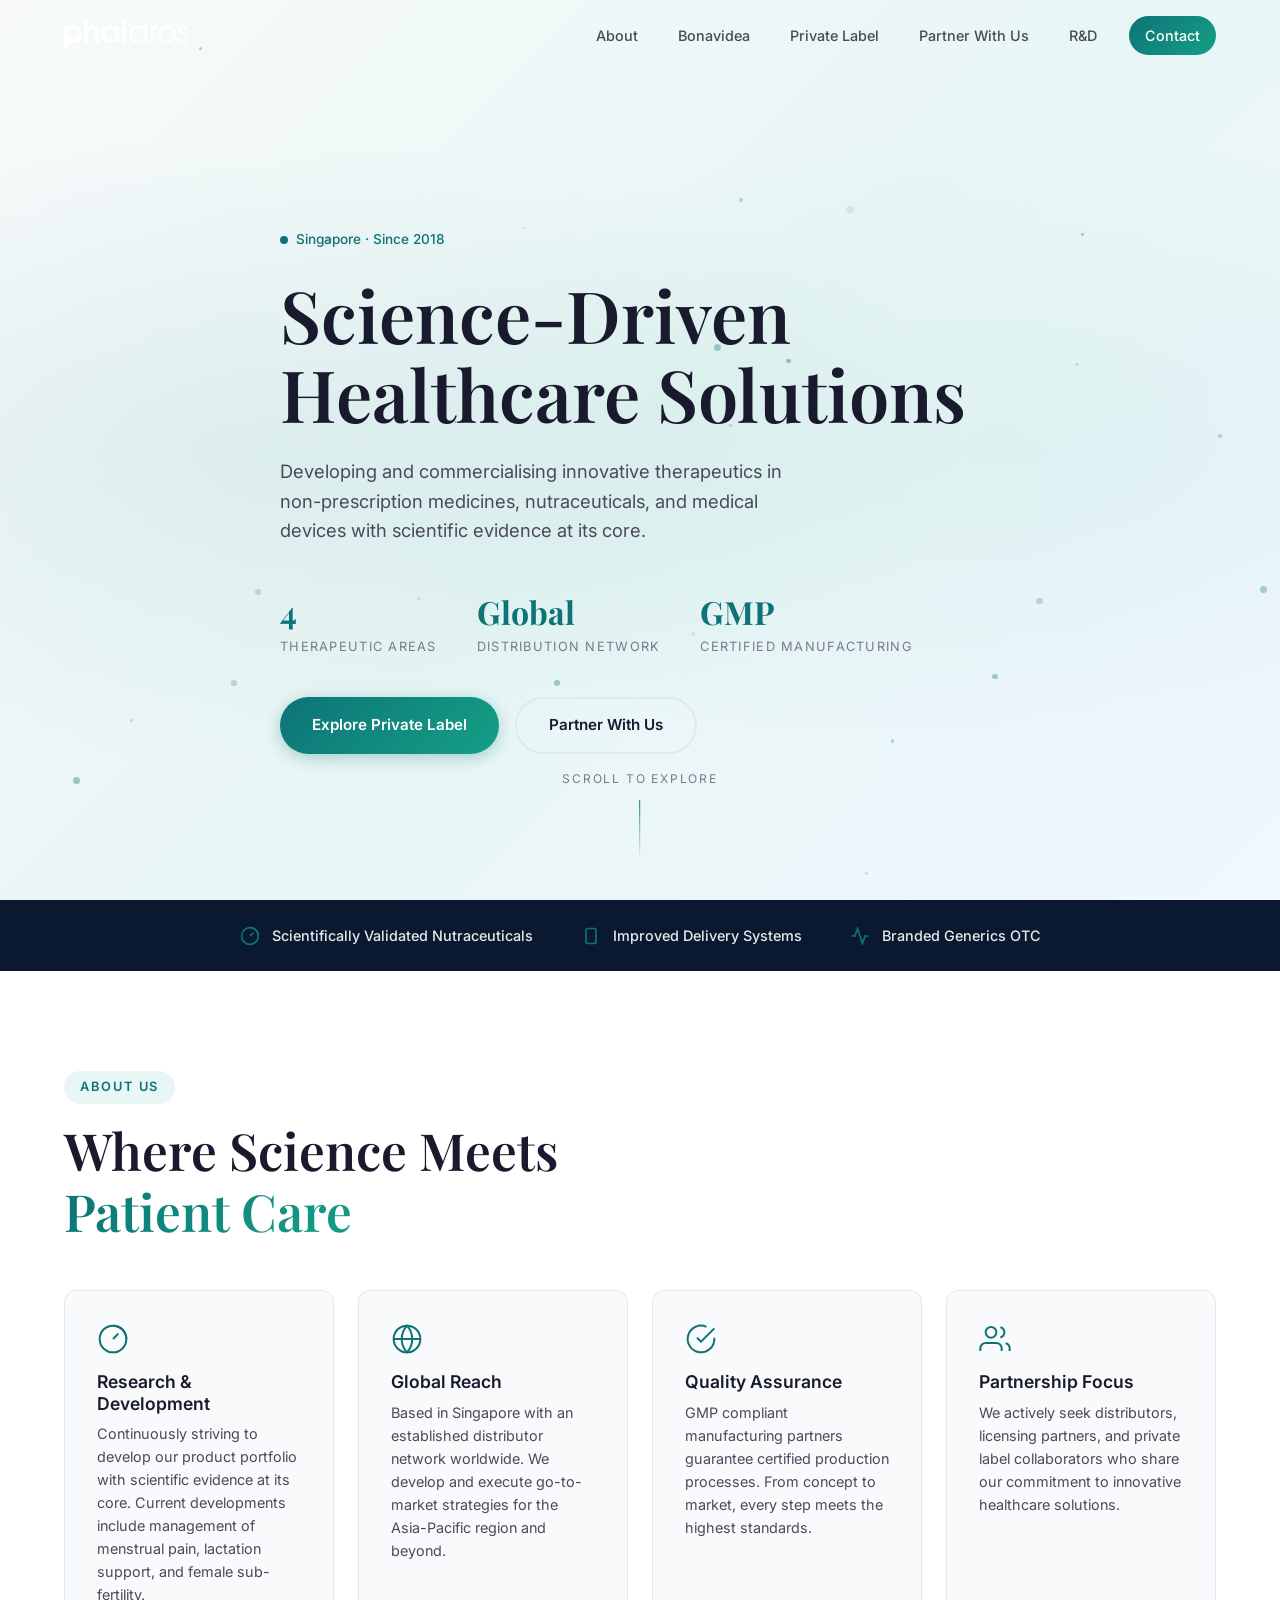
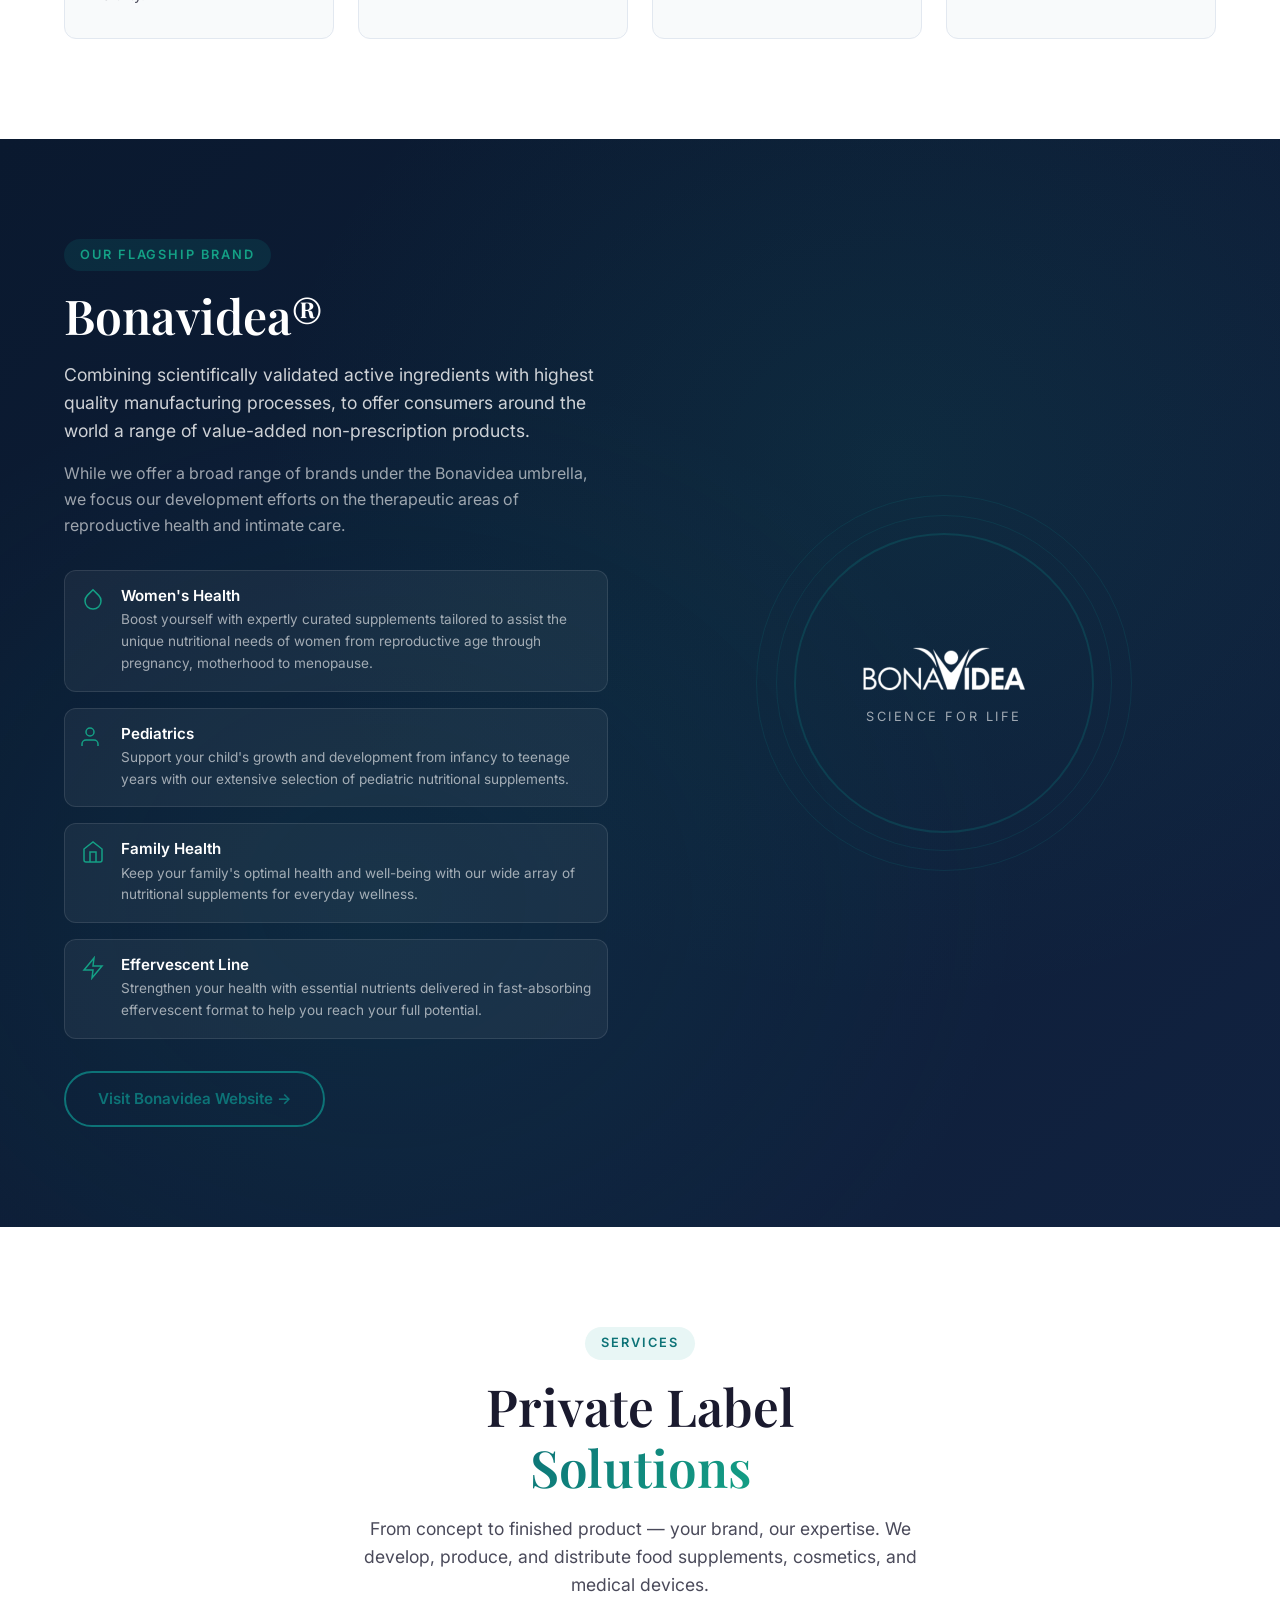
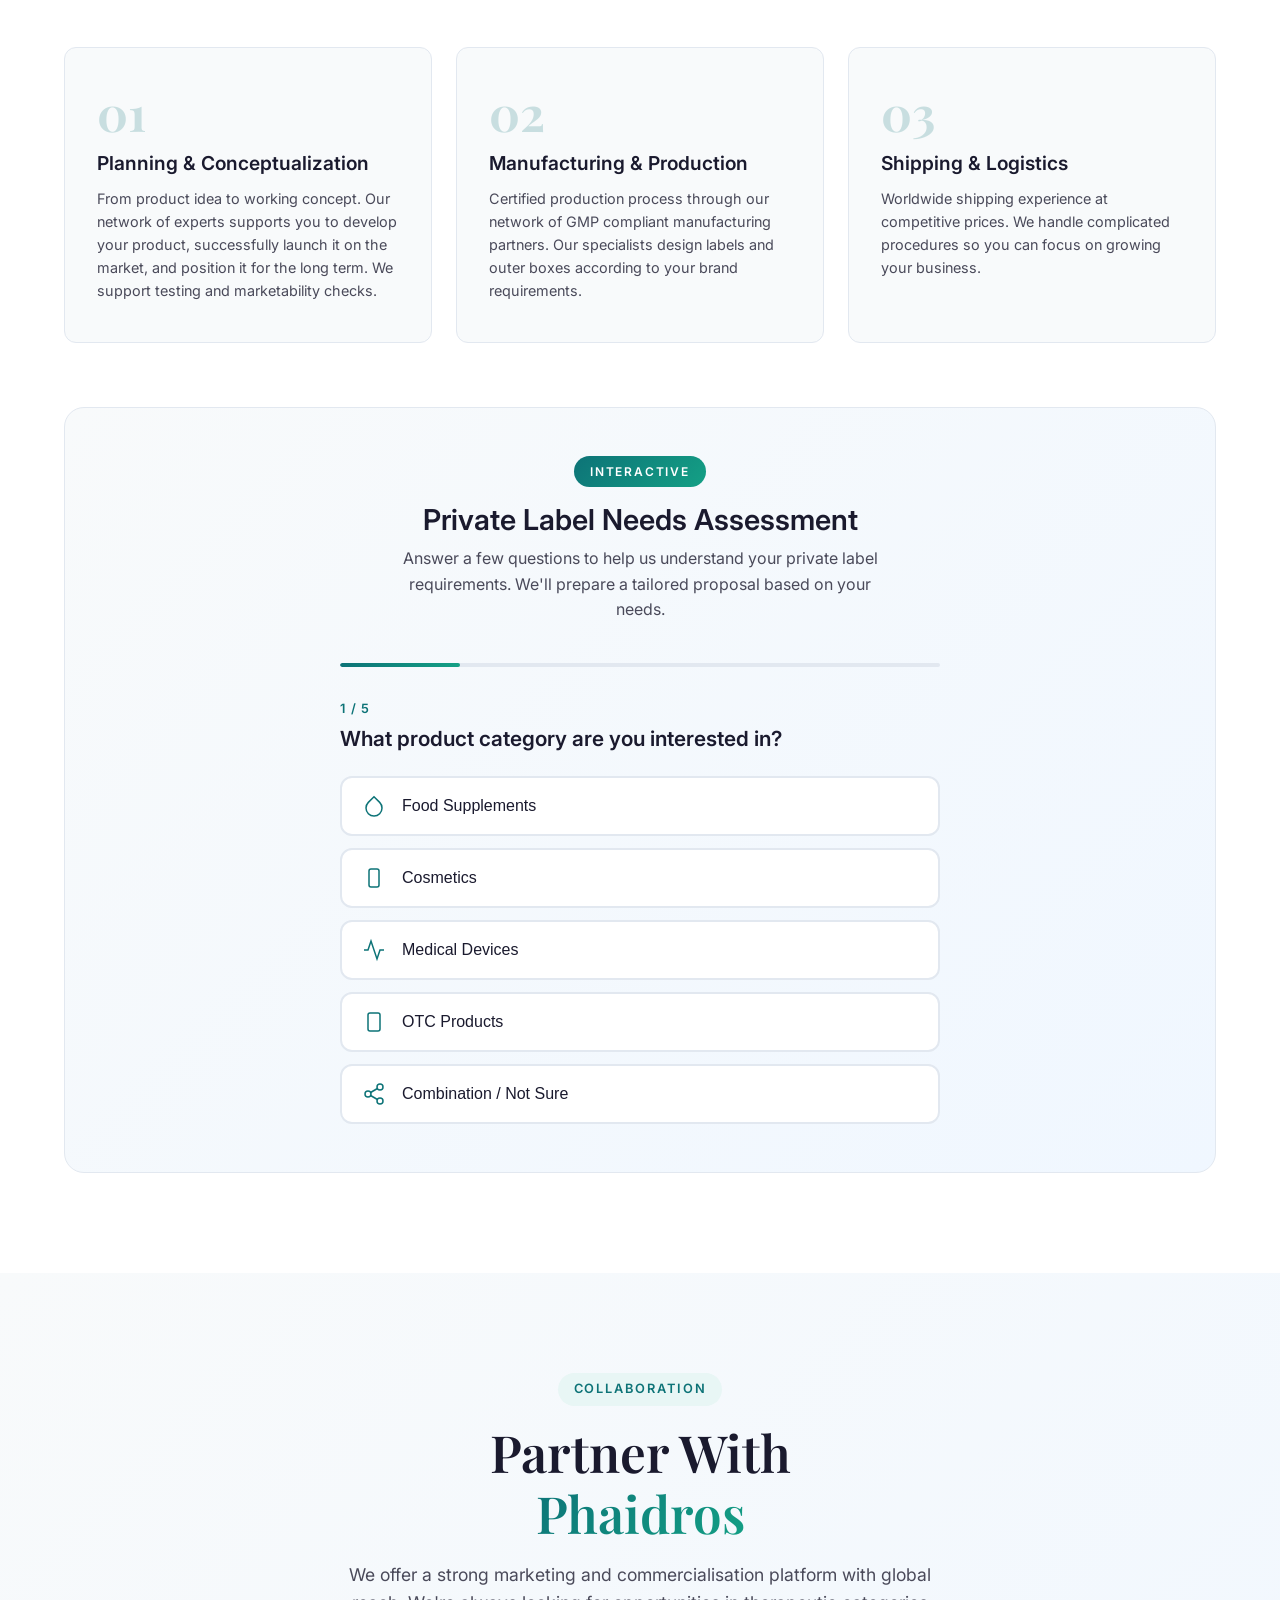
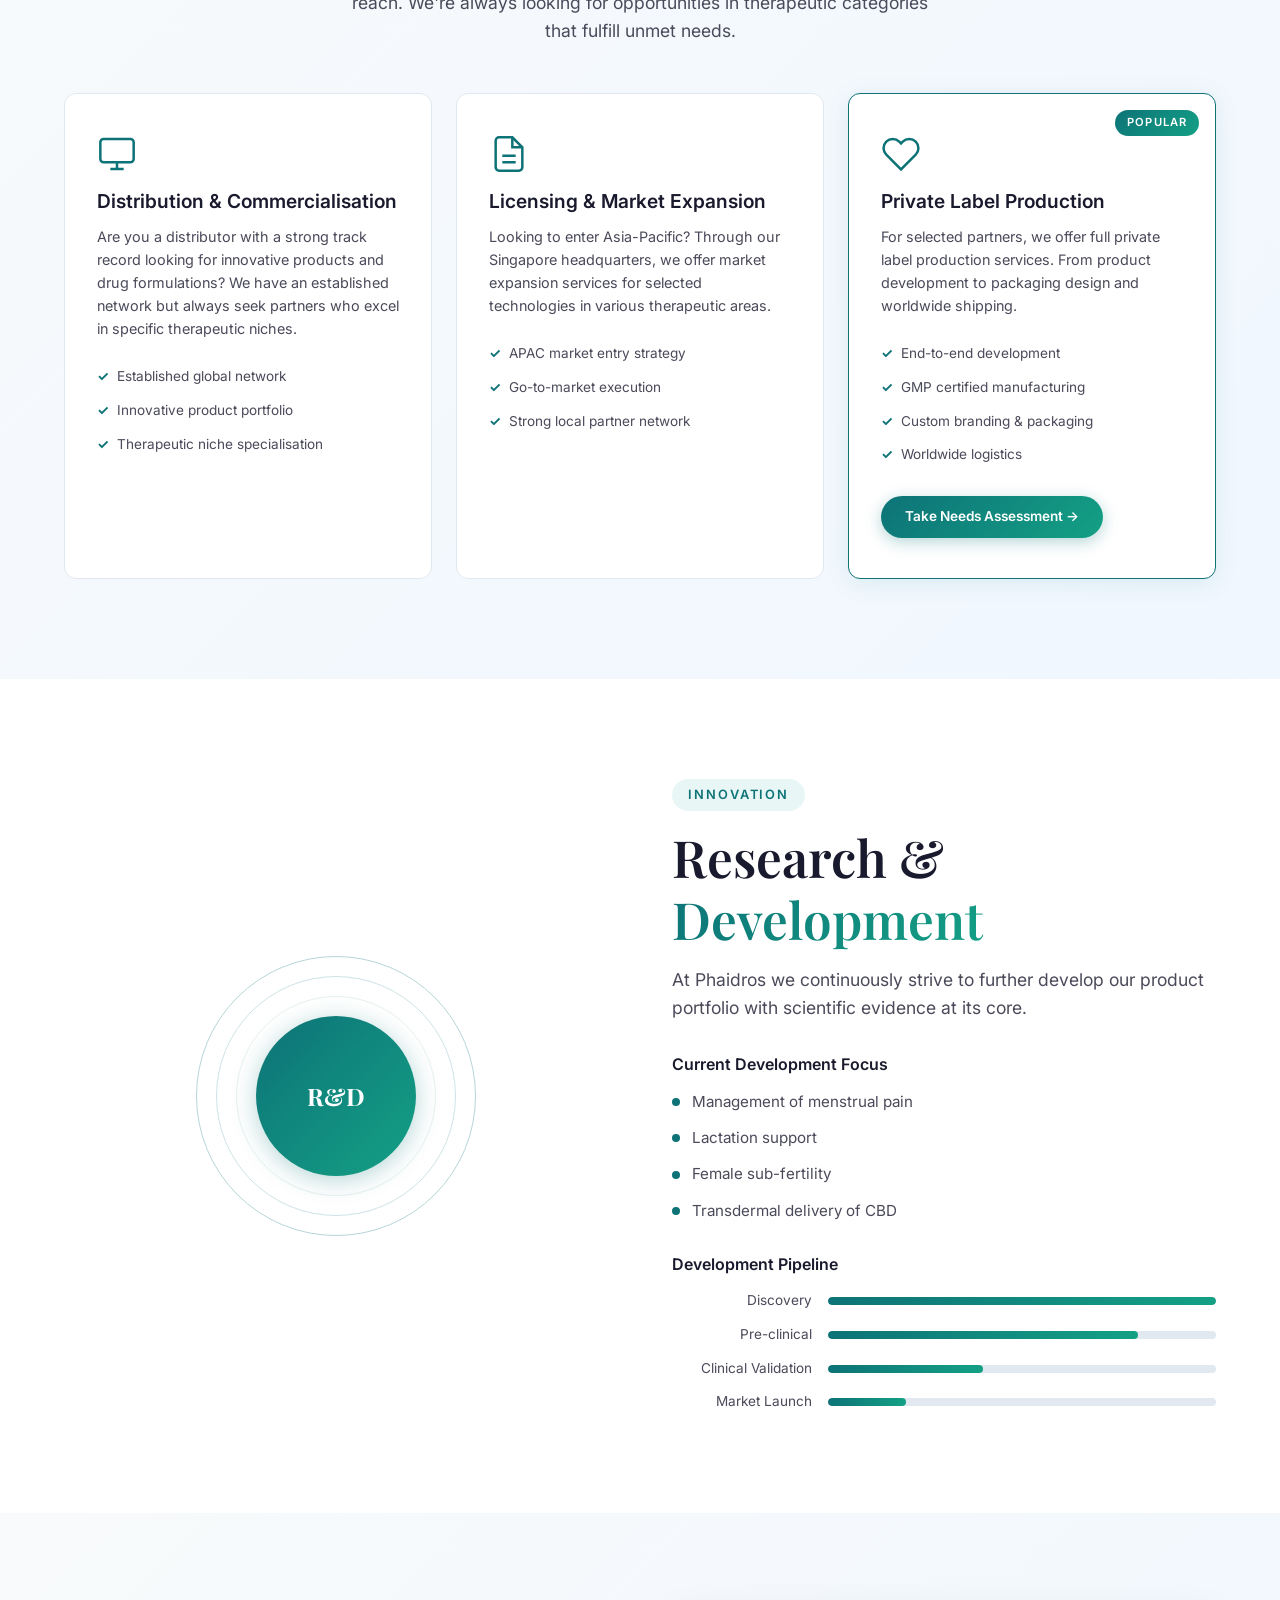
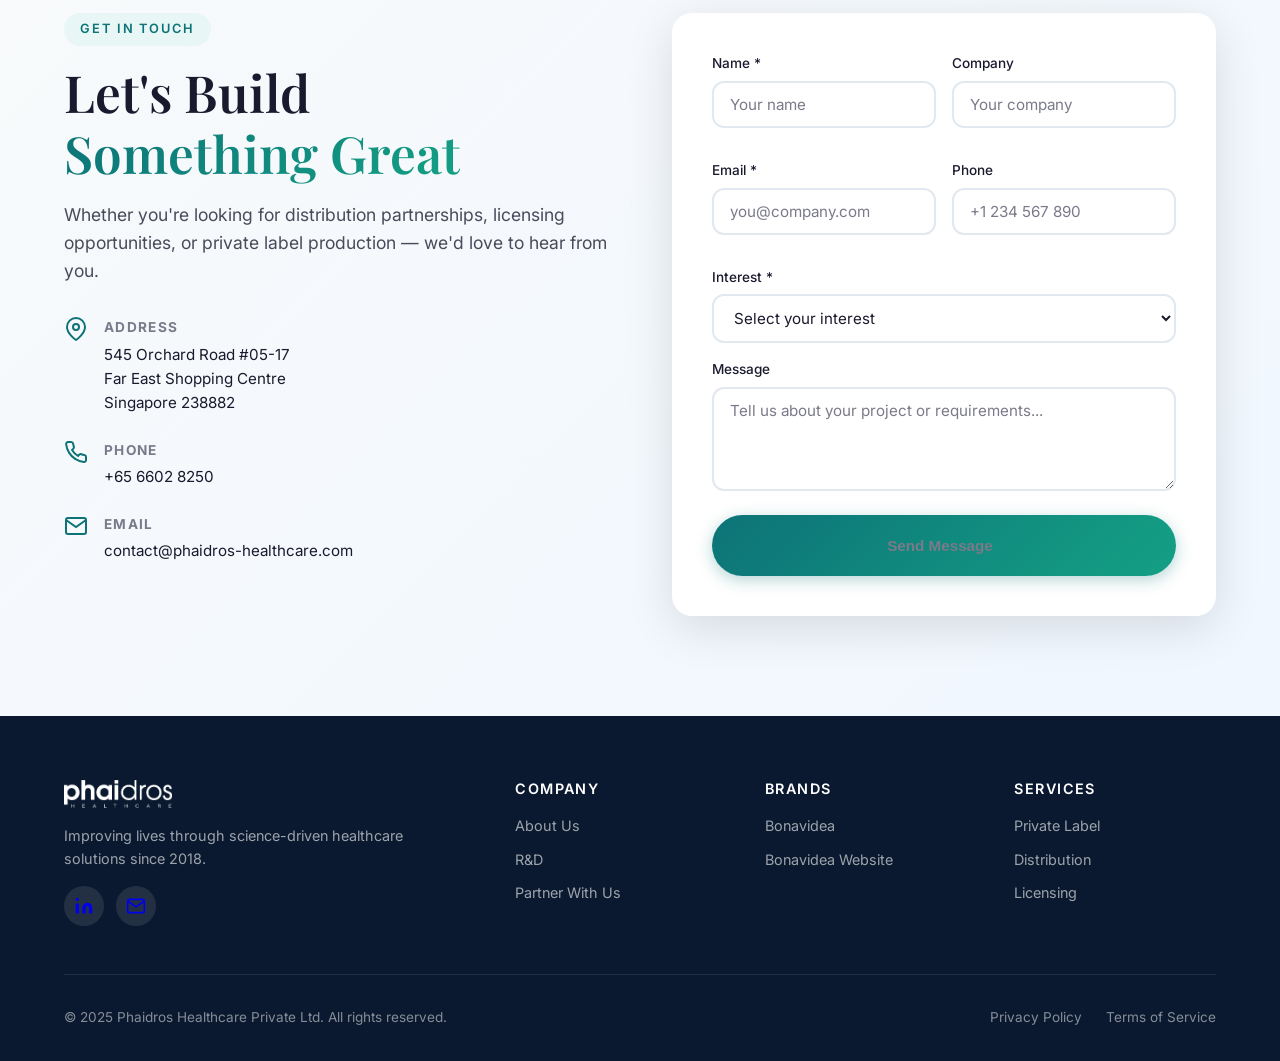
<file: index.html>
<!DOCTYPE html>
<html lang="en">
<head>
    <meta charset="UTF-8">
    <meta name="viewport" content="width=device-width, initial-scale=1.0">
    <title>Phaidros Healthcare — Improving Lives</title>
    <link rel="preconnect" href="https://fonts.googleapis.com">
    <link href="https://fonts.googleapis.com/css2?family=Inter:wght@300;400;500;600;700&family=Playfair+Display:wght@400;500;600;700&display=swap" rel="stylesheet">
    <link rel="stylesheet" href="styles.css">
</head>
<body>
    <!-- Navigation -->
    <nav class="navbar" id="navbar">
        <div class="container">
            <a href="#" class="logo">
                <img src="phaidros-logo.png" alt="Phaidros Healthcare" class="logo-img" style="height: 32px; width: auto;">
            </a>
            <button class="nav-toggle" id="navToggle" aria-label="Toggle navigation">
                <span></span><span></span><span></span>
            </button>
            <ul class="nav-menu" id="navMenu">
                <li><a href="#about">About</a></li>
                <li><a href="#bonavidea">Bonavidea</a></li>
                <li><a href="#private-label">Private Label</a></li>
                <li><a href="#partners">Partner With Us</a></li>
                <li><a href="#rd">R&D</a></li>
                <li><a href="#contact" class="nav-cta">Contact</a></li>
            </ul>
        </div>
    </nav>

    <!-- Hero Section -->
    <section class="hero">
        <div class="hero-bg"></div>
        <div class="hero-particles" id="particles"></div>
        <div class="container">
            <div class="hero-content">
                <div class="hero-badge">
                    <span class="badge-dot"></span>
                    Singapore · Since 2018
                </div>
                <h1 class="hero-title">
                    Science-Driven<br>
                    <span class="gradient-text">Healthcare Solutions</span>
                </h1>
                <p class="hero-subtitle">
                    Developing and commercialising innovative therapeutics in non-prescription medicines, 
                    nutraceuticals, and medical devices with scientific evidence at its core.
                </p>
                <div class="hero-stats">
                    <div class="stat">
                        <span class="stat-number">4</span>
                        <span class="stat-label">Therapeutic Areas</span>
                    </div>
                    <div class="stat">
                        <span class="stat-number">Global</span>
                        <span class="stat-label">Distribution Network</span>
                    </div>
                    <div class="stat">
                        <span class="stat-number">GMP</span>
                        <span class="stat-label">Certified Manufacturing</span>
                    </div>
                </div>
                <div class="hero-cta">
                    <a href="#private-label" class="btn btn-primary">Explore Private Label</a>
                    <a href="#partners" class="btn btn-secondary">Partner With Us</a>
                </div>
            </div>
        </div>
        <div class="hero-scroll">
            <span>Scroll to explore</span>
            <div class="scroll-line"></div>
        </div>
    </section>

    <!-- Trust Bar -->
    <section class="trust-bar">
        <div class="container">
            <div class="trust-items">
                <div class="trust-item">
                    <span class="trust-icon"><svg viewBox="0 0 24 24" width="20" height="20" fill="none" stroke="currentColor" stroke-width="2"><circle cx="12" cy="12" r="10"/><path d="M12 2a10 10 0 0 1 10 10"/><path d="M12 12l4-4"/></svg></span>
                    <span>Scientifically Validated Nutraceuticals</span>
                </div>
                <div class="trust-item">
                    <span class="trust-icon"><svg viewBox="0 0 24 24" width="20" height="20" fill="none" stroke="currentColor" stroke-width="2"><rect x="6" y="3" width="12" height="18" rx="2"/><line x1="12" y1="7" x2="12" y2="7.01"/></svg></span>
                    <span>Improved Delivery Systems</span>
                </div>
                <div class="trust-item">
                    <span class="trust-icon"><svg viewBox="0 0 24 24" width="20" height="20" fill="none" stroke="currentColor" stroke-width="2"><path d="M22 12h-4l-3 9L9 3l-3 9H2"/></svg></span>
                    <span>Branded Generics OTC</span>
                </div>
            </div>
        </div>
    </section>

    <!-- About Section -->
    <section class="about" id="about">
        <div class="container">
            <div class="section-header">
                <span class="section-tag">About Us</span>
                <h2 class="section-title">Where Science Meets<br><span class="gradient-text">Patient Care</span></h2>
            </div>
            <div class="about-grid">
                <div class="about-card">
                    <div class="card-icon"><svg viewBox="0 0 24 24" width="32" height="32" fill="none" stroke="currentColor" stroke-width="1.5"><circle cx="12" cy="12" r="10"/><path d="M12 2a10 10 0 0 1 10 10"/><path d="M12 12l4-4"/></svg></div>
                    <h3>Research & Development</h3>
                    <p>Continuously striving to develop our product portfolio with scientific evidence at its core. Current developments include management of menstrual pain, lactation support, and female sub-fertility.</p>
                </div>
                <div class="about-card">
                    <div class="card-icon"><svg viewBox="0 0 24 24" width="32" height="32" fill="none" stroke="currentColor" stroke-width="1.5"><circle cx="12" cy="12" r="10"/><path d="M2 12h20"/><path d="M12 2a15.3 15.3 0 0 1 4 10 15.3 15.3 0 0 1-4 10 15.3 15.3 0 0 1-4-10 15.3 15.3 0 0 1 4-10z"/></svg></div>
                    <h3>Global Reach</h3>
                    <p>Based in Singapore with an established distributor network worldwide. We develop and execute go-to-market strategies for the Asia-Pacific region and beyond.</p>
                </div>
                <div class="about-card">
                    <div class="card-icon"><svg viewBox="0 0 24 24" width="32" height="32" fill="none" stroke="currentColor" stroke-width="1.5"><path d="M22 11.08V12a10 10 0 1 1-5.93-9.14"/><polyline points="22 4 12 14.01 9 11.01"/></svg></div>
                    <h3>Quality Assurance</h3>
                    <p>GMP compliant manufacturing partners guarantee certified production processes. From concept to market, every step meets the highest standards.</p>
                </div>
                <div class="about-card">
                    <div class="card-icon"><svg viewBox="0 0 24 24" width="32" height="32" fill="none" stroke="currentColor" stroke-width="1.5"><path d="M17 21v-2a4 4 0 0 0-4-4H5a4 4 0 0 0-4 4v2"/><circle cx="9" cy="7" r="4"/><path d="M23 21v-2a4 4 0 0 0-3-3.87"/><path d="M16 3.13a4 4 0 0 1 0 7.75"/></svg></div>
                    <h3>Partnership Focus</h3>
                    <p>We actively seek distributors, licensing partners, and private label collaborators who share our commitment to innovative healthcare solutions.</p>
                </div>
            </div>
        </div>
    </section>

    <!-- Bonavidea Section -->
    <section class="bonavidea" id="bonavidea">
        <div class="bonavidea-bg"></div>
        <div class="container">
            <div class="bonavidea-grid">
                <div class="bonavidea-content">
                    <span class="section-tag">Our Flagship Brand</span>
                    <h2 class="section-title">Bonavidea<span class="registered">®</span></h2>
                    <p class="bonavidea-lead">
                        Combining scientifically validated active ingredients with highest quality manufacturing processes, 
                        to offer consumers around the world a range of value-added non-prescription products.
                    </p>
                    <p class="bonavidea-text">
                        While we offer a broad range of brands under the Bonavidea umbrella, we focus our development 
                        efforts on the therapeutic areas of <strong>reproductive health</strong> and <strong>intimate care</strong>.
                    </p>
                    
                    <div class="product-categories">
                        <div class="product-category">
                            <div class="category-visual"><svg viewBox="0 0 24 24" width="24" height="24" fill="none" stroke="currentColor" stroke-width="1.5"><path d="M12 2.69l5.66 5.66a8 8 0 1 1-11.31 0z"/></svg></div>
                            <div class="category-info">
                                <h4>Women's Health</h4>
                                <p>Boost yourself with expertly curated supplements tailored to assist the unique nutritional needs of women from reproductive age through pregnancy, motherhood to menopause.</p>
                            </div>
                        </div>
                        <div class="product-category">
                            <div class="category-visual"><svg viewBox="0 0 24 24" width="24" height="24" fill="none" stroke="currentColor" stroke-width="1.5"><path d="M17 21v-2a4 4 0 0 0-4-4H5a4 4 0 0 0-4 4v2"/><circle cx="9" cy="7" r="4"/></svg></div>
                            <div class="category-info">
                                <h4>Pediatrics</h4>
                                <p>Support your child's growth and development from infancy to teenage years with our extensive selection of pediatric nutritional supplements.</p>
                            </div>
                        </div>
                        <div class="product-category">
                            <div class="category-visual"><svg viewBox="0 0 24 24" width="24" height="24" fill="none" stroke="currentColor" stroke-width="1.5"><path d="M3 9l9-7 9 7v11a2 2 0 0 1-2 2H5a2 2 0 0 1-2-2z"/><polyline points="9 22 9 12 15 12 15 22"/></svg></div>
                            <div class="category-info">
                                <h4>Family Health</h4>
                                <p>Keep your family's optimal health and well-being with our wide array of nutritional supplements for everyday wellness.</p>
                            </div>
                        </div>
                        <div class="product-category">
                            <div class="category-visual"><svg viewBox="0 0 24 24" width="24" height="24" fill="none" stroke="currentColor" stroke-width="1.5"><polygon points="13 2 3 14 12 14 11 22 21 10 12 10 13 2"/></svg></div>
                            <div class="category-info">
                                <h4>Effervescent Line</h4>
                                <p>Strengthen your health with essential nutrients delivered in fast-absorbing effervescent format to help you reach your full potential.</p>
                            </div>
                        </div>
                    </div>
                    
                    <a href="https://www.bonavidea.com" target="_blank" class="btn btn-outline">
                        Visit Bonavidea Website →
                    </a>
                </div>
                <div class="bonavidea-visual">
                    <div class="brand-showcase">
                        <div class="showcase-ring"></div>
                        <div class="showcase-center">
                            <img src="bonavidea-logo.png" alt="Bonavidea" class="showcase-logo-img" style="max-width: 180px; height: auto; filter: brightness(0) invert(1);">
                            <span class="showcase-tagline">Science for Life</span>
                        </div>
                    </div>
                </div>
            </div>
        </div>
    </section>

    <!-- Private Label Section -->
    <section class="private-label" id="private-label">
        <div class="container">
            <div class="section-header center">
                <span class="section-tag">Services</span>
                <h2 class="section-title">Private Label<br><span class="gradient-text">Solutions</span></h2>
                <p class="section-subtitle">
                    From concept to finished product — your brand, our expertise. 
                    We develop, produce, and distribute food supplements, cosmetics, and medical devices.
                </p>
            </div>

            <div class="services-grid">
                <div class="service-card">
                    <div class="service-number">01</div>
                    <h3>Planning & Conceptualization</h3>
                    <p>From product idea to working concept. Our network of experts supports you to develop your product, successfully launch it on the market, and position it for the long term. We support testing and marketability checks.</p>
                </div>
                <div class="service-card">
                    <div class="service-number">02</div>
                    <h3>Manufacturing & Production</h3>
                    <p>Certified production process through our network of GMP compliant manufacturing partners. Our specialists design labels and outer boxes according to your brand requirements.</p>
                </div>
                <div class="service-card">
                    <div class="service-number">03</div>
                    <h3>Shipping & Logistics</h3>
                    <p>Worldwide shipping experience at competitive prices. We handle complicated procedures so you can focus on growing your business.</p>
                </div>
            </div>

            <!-- Questionnaire -->
            <div class="questionnaire" id="questionnaire">
                <div class="questionnaire-header">
                    <span class="questionnaire-badge">Interactive</span>
                    <h3>Private Label Needs Assessment</h3>
                    <p>Answer a few questions to help us understand your private label requirements. We'll prepare a tailored proposal based on your needs.</p>
                </div>
                
                <div class="quiz-container" id="quizContainer">
                    <!-- Question 1 -->
                    <div class="quiz-step active" data-step="1">
                        <div class="quiz-progress">
                            <div class="quiz-progress-bar" style="width: 20%"></div>
                        </div>
                        <div class="quiz-question">
                            <span class="quiz-number">1 / 5</span>
                            <h4>What product category are you interested in?</h4>
                        </div>
                        <div class="quiz-options">
                            <button class="quiz-option" data-value="food-supplements">
                                <span class="option-icon"><svg viewBox="0 0 24 24" width="24" height="24" fill="none" stroke="currentColor" stroke-width="1.5"><path d="M12 2.69l5.66 5.66a8 8 0 1 1-11.31 0z"/></svg></span>
                                <span class="option-text">Food Supplements</span>
                            </button>
                            <button class="quiz-option" data-value="cosmetics">
                                <span class="option-icon"><svg viewBox="0 0 24 24" width="24" height="24" fill="none" stroke="currentColor" stroke-width="1.5"><rect x="7" y="3" width="10" height="18" rx="2"/><line x1="12" y1="7" x2="12" y2="7.01"/></svg></span>
                                <span class="option-text">Cosmetics</span>
                            </button>
                            <button class="quiz-option" data-value="medical-devices">
                                <span class="option-icon"><svg viewBox="0 0 24 24" width="24" height="24" fill="none" stroke="currentColor" stroke-width="1.5"><path d="M22 12h-4l-3 9L9 3l-3 9H2"/></svg></span>
                                <span class="option-text">Medical Devices</span>
                            </button>
                            <button class="quiz-option" data-value="otc-products">
                                <span class="option-icon"><svg viewBox="0 0 24 24" width="24" height="24" fill="none" stroke="currentColor" stroke-width="1.5"><rect x="6" y="3" width="12" height="18" rx="2"/><line x1="12" y1="7" x2="12" y2="7.01"/></svg></span>
                                <span class="option-text">OTC Products</span>
                            </button>
                            <button class="quiz-option" data-value="combination">
                                <span class="option-icon"><svg viewBox="0 0 24 24" width="24" height="24" fill="none" stroke="currentColor" stroke-width="1.5"><circle cx="18" cy="5" r="3"/><circle cx="6" cy="12" r="3"/><circle cx="18" cy="19" r="3"/><line x1="8.59" y1="13.51" x2="15.42" y2="17.49"/><line x1="15.41" y1="6.51" x2="8.59" y2="10.49"/></svg></span>
                                <span class="option-text">Combination / Not Sure</span>
                            </button>
                        </div>
                    </div>

                    <!-- Question 2 -->
                    <div class="quiz-step" data-step="2">
                        <div class="quiz-progress">
                            <div class="quiz-progress-bar" style="width: 40%"></div>
                        </div>
                        <div class="quiz-question">
                            <span class="quiz-number">2 / 5</span>
                            <h4>Which therapeutic area is your focus?</h4>
                        </div>
                        <div class="quiz-options">
                            <button class="quiz-option" data-value="womens-health">
                                <span class="option-icon"><svg viewBox="0 0 24 24" width="24" height="24" fill="none" stroke="currentColor" stroke-width="1.5"><path d="M12 2.69l5.66 5.66a8 8 0 1 1-11.31 0z"/></svg></span>
                                <span class="option-text">Women's Health / Reproductive</span>
                            </button>
                            <button class="quiz-option" data-value="pediatrics">
                                <span class="option-icon"><svg viewBox="0 0 24 24" width="24" height="24" fill="none" stroke="currentColor" stroke-width="1.5"><path d="M17 21v-2a4 4 0 0 0-4-4H5a4 4 0 0 0-4 4v2"/><circle cx="9" cy="7" r="4"/></svg></span>
                                <span class="option-text">Pediatrics / Infant Care</span>
                            </button>
                            <button class="quiz-option" data-value="family-health">
                                <span class="option-icon"><svg viewBox="0 0 24 24" width="24" height="24" fill="none" stroke="currentColor" stroke-width="1.5"><path d="M3 9l9-7 9 7v11a2 2 0 0 1-2 2H5a2 2 0 0 1-2-2z"/><polyline points="9 22 9 12 15 12 15 22"/></svg></span>
                                <span class="option-text">Family Health / General Wellness</span>
                            </button>
                            <button class="quiz-option" data-value="intimate-care">
                                <span class="option-icon"><svg viewBox="0 0 24 24" width="24" height="24" fill="none" stroke="currentColor" stroke-width="1.5"><path d="M20.84 4.61a5.5 5.5 0 0 0-7.78 0L12 5.67l-1.06-1.06a5.5 5.5 0 0 0-7.78 7.78l1.06 1.06L12 21.23l7.78-7.78 1.06-1.06a5.5 5.5 0 0 0 0-7.78z"/></svg></span>
                                <span class="option-text">Intimate Care / Hygiene</span>
                            </button>
                            <button class="quiz-option" data-value="other">
                                <span class="option-icon"><svg viewBox="0 0 24 24" width="24" height="24" fill="none" stroke="currentColor" stroke-width="1.5"><circle cx="12" cy="12" r="10"/><path d="M12 2a10 10 0 0 1 10 10"/><path d="M12 12l4-4"/></svg></span>
                                <span class="option-text">Other / Undecided</span>
                            </button>
                        </div>
                    </div>

                    <!-- Question 3 -->
                    <div class="quiz-step" data-step="3">
                        <div class="quiz-progress">
                            <div class="quiz-progress-bar" style="width: 60%"></div>
                        </div>
                        <div class="quiz-question">
                            <span class="quiz-number">3 / 5</span>
                            <h4>What stage is your project in?</h4>
                        </div>
                        <div class="quiz-options">
                            <button class="quiz-option" data-value="idea">
                                <span class="option-icon"><svg viewBox="0 0 24 24" width="24" height="24" fill="none" stroke="currentColor" stroke-width="1.5"><circle cx="12" cy="12" r="10"/><line x1="12" y1="16" x2="12" y2="12"/><line x1="12" y1="8" x2="12.01" y2="8"/></svg></span>
                                <span class="option-text">Just an Idea</span>
                            </button>
                            <button class="quiz-option" data-value="concept">
                                <span class="option-icon"><svg viewBox="0 0 24 24" width="24" height="24" fill="none" stroke="currentColor" stroke-width="1.5"><path d="M14 2H6a2 2 0 0 0-2 2v16a2 2 0 0 0 2 2h12a2 2 0 0 0 2-2V8z"/><polyline points="14 2 14 8 20 8"/><line x1="16" y1="13" x2="8" y2="13"/><line x1="16" y1="17" x2="8" y2="17"/></svg></span>
                                <span class="option-text">Concept Development</span>
                            </button>
                            <button class="quiz-option" data-value="formula">
                                <span class="option-icon"><svg viewBox="0 0 24 24" width="24" height="24" fill="none" stroke="currentColor" stroke-width="1.5"><path d="M10 20l4-16m4 4l4 4-4 4M6 16l-4-4 4-4"/></svg></span>
                                <span class="option-text">Formula / Ingredient Selected</span>
                            </button>
                            <button class="quiz-option" data-value="ready">
                                <span class="option-icon"><svg viewBox="0 0 24 24" width="24" height="24" fill="none" stroke="currentColor" stroke-width="1.5"><rect x="2" y="3" width="20" height="14" rx="2" ry="2"/><line x1="8" y1="21" x2="16" y2="21"/><line x1="12" y1="17" x2="12" y2="21"/></svg></span>
                                <span class="option-text">Ready for Production</span>
                            </button>
                        </div>
                    </div>

                    <!-- Question 4 -->
                    <div class="quiz-step" data-step="4">
                        <div class="quiz-progress">
                            <div class="quiz-progress-bar" style="width: 80%"></div>
                        </div>
                        <div class="quiz-question">
                            <span class="quiz-number">4 / 5</span>
                            <h4>What is your target market region?</h4>
                        </div>
                        <div class="quiz-options">
                            <button class="quiz-option" data-value="asia-pacific">
                                <span class="option-icon"><svg viewBox="0 0 24 24" width="24" height="24" fill="none" stroke="currentColor" stroke-width="1.5"><circle cx="12" cy="12" r="10"/><path d="M2 12h20"/><path d="M12 2a15.3 15.3 0 0 1 4 10 15.3 15.3 0 0 1-4 10 15.3 15.3 0 0 1-4-10 15.3 15.3 0 0 1 4-10z"/></svg></span>
                                <span class="option-text">Asia-Pacific</span>
                            </button>
                            <button class="quiz-option" data-value="europe">
                                <span class="option-icon"><svg viewBox="0 0 24 24" width="24" height="24" fill="none" stroke="currentColor" stroke-width="1.5"><rect x="3" y="3" width="18" height="18" rx="2" ry="2"/><line x1="3" y1="9" x2="21" y2="9"/><line x1="3" y1="15" x2="21" y2="15"/><line x1="9" y1="3" x2="9" y2="21"/></svg></span>
                                <span class="option-text">Europe</span>
                            </button>
                            <button class="quiz-option" data-value="middle-east">
                                <span class="option-icon"><svg viewBox="0 0 24 24" width="24" height="24" fill="none" stroke="currentColor" stroke-width="1.5"><circle cx="12" cy="12" r="10"/><path d="M12 2a10 10 0 0 1 10 10"/><path d="M12 12l4-4"/></svg></span>
                                <span class="option-text">Middle East / Africa</span>
                            </button>
                            <button class="quiz-option" data-value="americas">
                                <span class="option-icon"><svg viewBox="0 0 24 24" width="24" height="24" fill="none" stroke="currentColor" stroke-width="1.5"><circle cx="12" cy="12" r="10"/><path d="M2 12h20"/><path d="M12 2a15.3 15.3 0 0 1 4 10 15.3 15.3 0 0 1-4 10 15.3 15.3 0 0 1-4-10 15.3 15.3 0 0 1 4-10z"/></svg></span>
                                <span class="option-text">Americas</span>
                            </button>
                            <button class="quiz-option" data-value="global">
                                <span class="option-icon"><svg viewBox="0 0 24 24" width="24" height="24" fill="none" stroke="currentColor" stroke-width="1.5"><circle cx="12" cy="12" r="10"/><line x1="2" y1="12" x2="22" y2="12"/><path d="M12 2a15.3 15.3 0 0 1 4 10 15.3 15.3 0 0 1-4 10 15.3 15.3 0 0 1-4-10 15.3 15.3 0 0 1 4-10z"/></svg></span>
                                <span class="option-text">Global / Multiple Regions</span>
                            </button>
                        </div>
                    </div>

                    <!-- Question 5 -->
                    <div class="quiz-step" data-step="5">
                        <div class="quiz-progress">
                            <div class="quiz-progress-bar" style="width: 100%"></div>
                        </div>
                        <div class="quiz-question">
                            <span class="quiz-number">5 / 5</span>
                            <h4>What is your estimated annual volume?</h4>
                        </div>
                        <div class="quiz-options">
                            <button class="quiz-option" data-value="small">
                                <span class="option-icon"><svg viewBox="0 0 24 24" width="24" height="24" fill="none" stroke="currentColor" stroke-width="1.5"><path d="M12 2.69l5.66 5.66a8 8 0 1 1-11.31 0z"/></svg></span>
                                <span class="option-text">Pilot / Small Scale (&lt; 10k units)</span>
                            </button>
                            <button class="quiz-option" data-value="medium">
                                <span class="option-icon"><svg viewBox="0 0 24 24" width="24" height="24" fill="none" stroke="currentColor" stroke-width="1.5"><path d="M18 20V10"/><path d="M12 20V4"/><path d="M6 20v-6"/></svg></span>
                                <span class="option-text">Medium Scale (10k – 100k units)</span>
                            </button>
                            <button class="quiz-option" data-value="large">
                                <span class="option-icon"><svg viewBox="0 0 24 24" width="24" height="24" fill="none" stroke="currentColor" stroke-width="1.5"><polygon points="13 2 3 14 12 14 11 22 21 10 12 10 13 2"/></svg></span>
                                <span class="option-text">Large Scale (100k+ units)</span>
                            </button>
                            <button class="quiz-option" data-value="unsure">
                                <span class="option-icon"><svg viewBox="0 0 24 24" width="24" height="24" fill="none" stroke="currentColor" stroke-width="1.5"><circle cx="12" cy="12" r="10"/><path d="M9.09 9a3 3 0 0 1 5.83 1c0 2-3 3-3 3"/><line x1="12" y1="17" x2="12.01" y2="17"/></svg></span>
                                <span class="option-text">Not Sure / To Be Discussed</span>
                            </button>
                        </div>
                    </div>

                    <!-- Results -->
                    <div class="quiz-step quiz-results" data-step="results">
                        <div class="results-content">
                            <div class="results-icon"><svg viewBox="0 0 24 24" width="64" height="64" fill="none" stroke="var(--primary)" stroke-width="2"><path d="M22 11.08V12a10 10 0 1 1-5.93-9.14"/><polyline points="22 4 12 14.01 9 11.01"/></svg></div>
                            <h4>Thank You!</h4>
                            <p>We've captured your requirements. Based on your answers, here's what we recommend:</p>
                            <div class="results-summary" id="resultsSummary"></div>
                            <div class="results-cta">
                                <a href="#contact" class="btn btn-primary">Get Your Proposal</a>
                                <button class="btn btn-text" id="restartQuiz">Start Over</button>
                            </div>
                        </div>
                    </div>
                </div>
            </div>
        </div>
    </section>

    <!-- Partner With Us Section -->
    <section class="partners" id="partners">
        <div class="container">
            <div class="section-header center">
                <span class="section-tag">Collaboration</span>
                <h2 class="section-title">Partner With<br><span class="gradient-text">Phaidros</span></h2>
                <p class="section-subtitle">
                    We offer a strong marketing and commercialisation platform with global reach. 
                    We're always looking for opportunities in therapeutic categories that fulfill unmet needs.
                </p>
            </div>

            <div class="partners-grid">
                <div class="partner-card">
                    <div class="partner-icon"><svg viewBox="0 0 24 24" width="40" height="40" fill="none" stroke="currentColor" stroke-width="1.5"><rect x="2" y="3" width="20" height="14" rx="2" ry="2"/><line x1="8" y1="21" x2="16" y2="21"/><line x1="12" y1="17" x2="12" y2="21"/></svg></div>
                    <h3>Distribution & Commercialisation</h3>
                    <p>Are you a distributor with a strong track record looking for innovative products and drug formulations? We have an established network but always seek partners who excel in specific therapeutic niches.</p>
                    <ul class="partner-features">
                        <li>Established global network</li>
                        <li>Innovative product portfolio</li>
                        <li>Therapeutic niche specialisation</li>
                    </ul>
                </div>
                <div class="partner-card">
                    <div class="partner-icon"><svg viewBox="0 0 24 24" width="40" height="40" fill="none" stroke="currentColor" stroke-width="1.5"><path d="M14 2H6a2 2 0 0 0-2 2v16a2 2 0 0 0 2 2h12a2 2 0 0 0 2-2V8z"/><polyline points="14 2 14 8 20 8"/><line x1="16" y1="13" x2="8" y2="13"/><line x1="16" y1="17" x2="8" y2="17"/></svg></div>
                    <h3>Licensing & Market Expansion</h3>
                    <p>Looking to enter Asia-Pacific? Through our Singapore headquarters, we offer market expansion services for selected technologies in various therapeutic areas.</p>
                    <ul class="partner-features">
                        <li>APAC market entry strategy</li>
                        <li>Go-to-market execution</li>
                        <li>Strong local partner network</li>
                    </ul>
                </div>
                <div class="partner-card featured">
                    <div class="partner-badge">Popular</div>
                    <div class="partner-icon"><svg viewBox="0 0 24 24" width="40" height="40" fill="none" stroke="currentColor" stroke-width="1.5"><path d="M20.84 4.61a5.5 5.5 0 0 0-7.78 0L12 5.67l-1.06-1.06a5.5 5.5 0 0 0-7.78 7.78l1.06 1.06L12 21.23l7.78-7.78 1.06-1.06a5.5 5.5 0 0 0 0-7.78z"/></svg></div>
                    <h3>Private Label Production</h3>
                    <p>For selected partners, we offer full private label production services. From product development to packaging design and worldwide shipping.</p>
                    <ul class="partner-features">
                        <li>End-to-end development</li>
                        <li>GMP certified manufacturing</li>
                        <li>Custom branding & packaging</li>
                        <li>Worldwide logistics</li>
                    </ul>
                    <a href="#questionnaire" class="btn btn-primary btn-sm">Take Needs Assessment →</a>
                </div>
            </div>
        </div>
    </section>

    <!-- R&D Section -->
    <section class="rd" id="rd">
        <div class="container">
            <div class="rd-grid">
                <div class="rd-visual">
                    <div class="rd-orb">
                        <div class="orb-ring orb-ring-1"></div>
                        <div class="orb-ring orb-ring-2"></div>
                        <div class="orb-ring orb-ring-3"></div>
                        <div class="orb-center">R&D</div>
                    </div>
                </div>
                <div class="rd-content">
                    <span class="section-tag">Innovation</span>
                    <h2 class="section-title">Research &<br><span class="gradient-text">Development</span></h2>
                    <p class="rd-lead">
                        At Phaidros we continuously strive to further develop our product portfolio 
                        with scientific evidence at its core.
                    </p>
                    <div class="rd-focus">
                        <h4>Current Development Focus</h4>
                        <div class="focus-items">
                            <div class="focus-item">
                                <span class="focus-dot"></span>
                                <span>Management of menstrual pain</span>
                            </div>
                            <div class="focus-item">
                                <span class="focus-dot"></span>
                                <span>Lactation support</span>
                            </div>
                            <div class="focus-item">
                                <span class="focus-dot"></span>
                                <span>Female sub-fertility</span>
                            </div>
                            <div class="focus-item">
                                <span class="focus-dot"></span>
                                <span>Transdermal delivery of CBD</span>
                            </div>
                        </div>
                    </div>
                    <div class="rd-pipeline">
                        <h4>Development Pipeline</h4>
                        <div class="pipeline-stages">
                            <div class="pipeline-stage active">
                                <span class="stage-label">Discovery</span>
                                <div class="stage-bar"><div style="width: 100%"></div></div>
                            </div>
                            <div class="pipeline-stage active">
                                <span class="stage-label">Pre-clinical</span>
                                <div class="stage-bar"><div style="width: 80%"></div></div>
                            </div>
                            <div class="pipeline-stage">
                                <span class="stage-label">Clinical Validation</span>
                                <div class="stage-bar"><div style="width: 40%"></div></div>
                            </div>
                            <div class="pipeline-stage">
                                <span class="stage-label">Market Launch</span>
                                <div class="stage-bar"><div style="width: 20%"></div></div>
                            </div>
                        </div>
                    </div>
                </div>
            </div>
        </div>
    </section>

    <!-- Contact Section -->
    <section class="contact" id="contact">
        <div class="container">
            <div class="contact-grid">
                <div class="contact-info">
                    <span class="section-tag">Get In Touch</span>
                    <h2 class="section-title">Let's Build<br><span class="gradient-text">Something Great</span></h2>
                    <p class="contact-lead">
                        Whether you're looking for distribution partnerships, licensing opportunities, 
                        or private label production — we'd love to hear from you.
                    </p>
                    <div class="contact-details">
                        <div class="contact-item">
                            <span class="contact-icon"><svg viewBox="0 0 24 24" width="24" height="24" fill="none" stroke="currentColor" stroke-width="2"><path d="M21 10c0 7-9 13-9 13s-9-6-9-13a9 9 0 0 1 18 0z"/><circle cx="12" cy="10" r="3"/></svg></span>
                            <div>
                                <strong>Address</strong>
                                <p>545 Orchard Road #05-17<br>Far East Shopping Centre<br>Singapore 238882</p>
                            </div>
                        </div>
                        <div class="contact-item">
                            <span class="contact-icon"><svg viewBox="0 0 24 24" width="24" height="24" fill="none" stroke="currentColor" stroke-width="2"><path d="M22 16.92v3a2 2 0 0 1-2.18 2 19.79 19.79 0 0 1-8.63-3.07 19.5 19.5 0 0 1-6-6 19.79 19.79 0 0 1-3.07-8.67A2 2 0 0 1 4.11 2h3a2 2 0 0 1 2 1.72 12.84 12.84 0 0 0 .7 2.81 2 2 0 0 1-.45 2.11L8.09 9.91a16 16 0 0 0 6 6l1.27-1.27a2 2 0 0 1 2.11-.45 12.84 12.84 0 0 0 2.81.7A2 2 0 0 1 22 16.92z"/></svg></span>
                            <div>
                                <strong>Phone</strong>
                                <p>+65 6602 8250</p>
                            </div>
                        </div>
                        <div class="contact-item">
                            <span class="contact-icon"><svg viewBox="0 0 24 24" width="24" height="24" fill="none" stroke="currentColor" stroke-width="2"><path d="M4 4h16c1.1 0 2 .9 2 2v12c0 1.1-.9 2-2 2H4c-1.1 0-2-.9-2-2V6c0-1.1.9-2 2-2z"/><polyline points="22,6 12,13 2,6"/></svg></span>
                            <div>
                                <strong>Email</strong>
                                <p>contact@phaidros-healthcare.com</p>
                            </div>
                        </div>
                    </div>
                </div>
                <div class="contact-form-wrapper">
                    <form class="contact-form" id="contactForm">
                        <div class="form-row">
                            <div class="form-group">
                                <label for="name">Name *</label>
                                <input type="text" id="name" name="name" required placeholder="Your name">
                            </div>
                            <div class="form-group">
                                <label for="company">Company</label>
                                <input type="text" id="company" name="company" placeholder="Your company">
                            </div>
                        </div>
                        <div class="form-row">
                            <div class="form-group">
                                <label for="email">Email *</label>
                                <input type="email" id="email" name="email" required placeholder="you@company.com">
                            </div>
                            <div class="form-group">
                                <label for="phone">Phone</label>
                                <input type="tel" id="phone" name="phone" placeholder="+1 234 567 890">
                            </div>
                        </div>
                        <div class="form-group">
                            <label for="interest">Interest *</label>
                            <select id="interest" name="interest" required>
                                <option value="">Select your interest</option>
                                <option value="private-label">Private Label Production</option>
                                <option value="distribution">Distribution Partnership</option>
                                <option value="licensing">Licensing & Market Expansion</option>
                                <option value="rd">R&D Collaboration</option>
                                <option value="other">Other</option>
                            </select>
                        </div>
                        <div class="form-group">
                            <label for="message">Message</label>
                            <textarea id="message" name="message" rows="4" placeholder="Tell us about your project or requirements..."></textarea>
                        </div>
                        <button type="submit" class="btn btn-primary btn-full">
                            <span class="btn-text">Send Message</span>
                            <span class="btn-loader"></span>
                        </button>
                    </form>
                </div>
            </div>
        </div>
    </section>

    <!-- Footer -->
    <footer class="footer">
        <div class="container">
            <div class="footer-grid">
                <div class="footer-brand">
                    <a href="#" class="logo">
                        <img src="phaidros-logo.png" alt="Phaidros Healthcare" style="height: 28px; width: auto; filter: brightness(0) invert(1);">
                    </a>
                    <p>Improving lives through science-driven healthcare solutions since 2018.</p>
                    <div class="footer-social">
                        <a href="#" aria-label="LinkedIn"><svg viewBox="0 0 24 24" width="20" height="20" fill="currentColor"><path d="M16 8a6 6 0 0 1 6 6v7h-4v-7a2 2 0 0 0-2-2 2 2 0 0 0-2 2v7h-4v-7a6 6 0 0 1 6-6z"/><rect x="2" y="9" width="4" height="12"/><circle cx="4" cy="4" r="2"/></svg></a>
                        <a href="#" aria-label="Email"><svg viewBox="0 0 24 24" width="20" height="20" fill="none" stroke="currentColor" stroke-width="2"><path d="M4 4h16c1.1 0 2 .9 2 2v12c0 1.1-.9 2-2 2H4c-1.1 0-2-.9-2-2V6c0-1.1.9-2 2-2z"/><polyline points="22,6 12,13 2,6"/></svg></a>
                    </div>
                </div>
                <div class="footer-links">
                    <h4>Company</h4>
                    <ul>
                        <li><a href="#about">About Us</a></li>
                        <li><a href="#rd">R&D</a></li>
                        <li><a href="#partners">Partner With Us</a></li>
                    </ul>
                </div>
                <div class="footer-links">
                    <h4>Brands</h4>
                    <ul>
                        <li><a href="#bonavidea">Bonavidea</a></li>
                        <li><a href="https://www.bonavidea.com" target="_blank">Bonavidea Website</a></li>
                    </ul>
                </div>
                <div class="footer-links">
                    <h4>Services</h4>
                    <ul>
                        <li><a href="#private-label">Private Label</a></li>
                        <li><a href="#partners">Distribution</a></li>
                        <li><a href="#partners">Licensing</a></li>
                    </ul>
                </div>
            </div>
            <div class="footer-bottom">
                <p>© 2025 Phaidros Healthcare Private Ltd. All rights reserved.</p>
                <div class="footer-legal">
                    <a href="#">Privacy Policy</a>
                    <a href="#">Terms of Service</a>
                </div>
            </div>
        </div>
    </footer>

    <script src="main.js"></script>
    <script src="cms-loader.js"></script>
    <script src="https://identity.netlify.com/v1/netlify-identity-widget.js"></script>
</body>
</html>
</file>
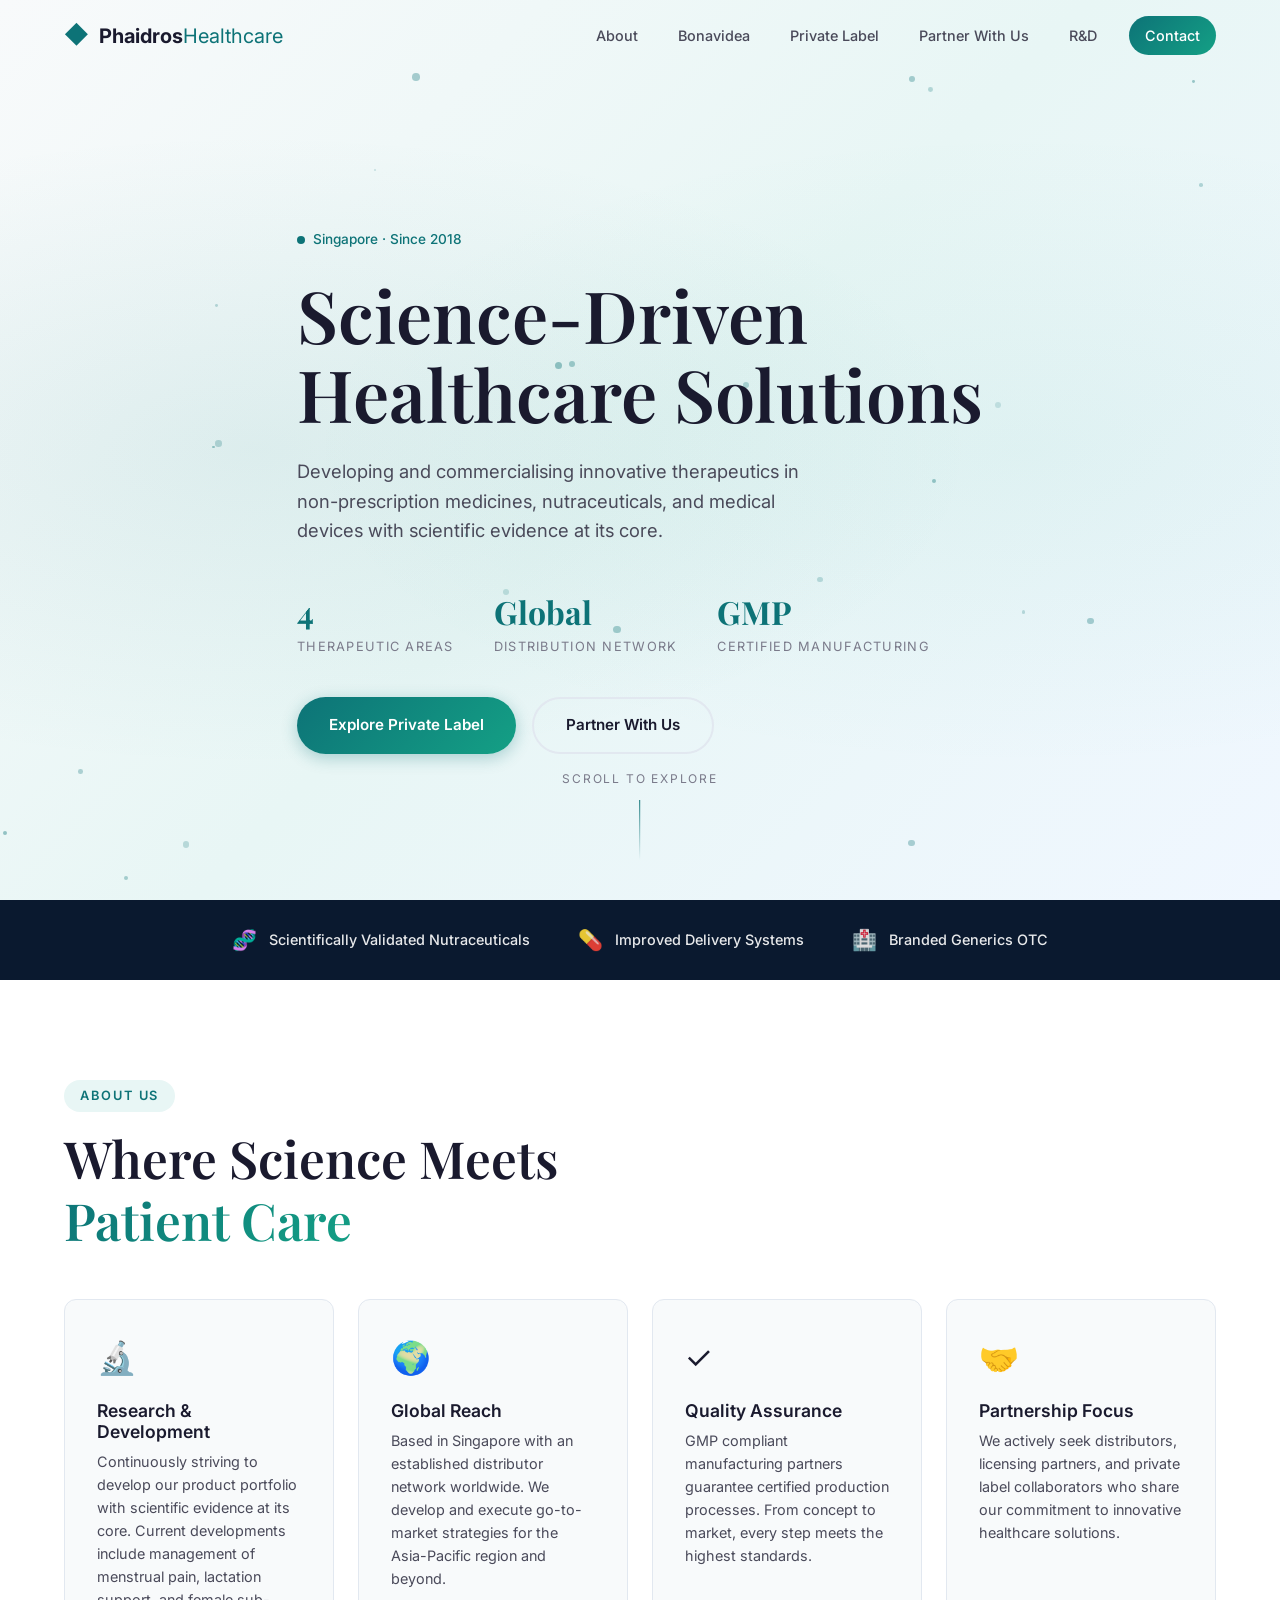
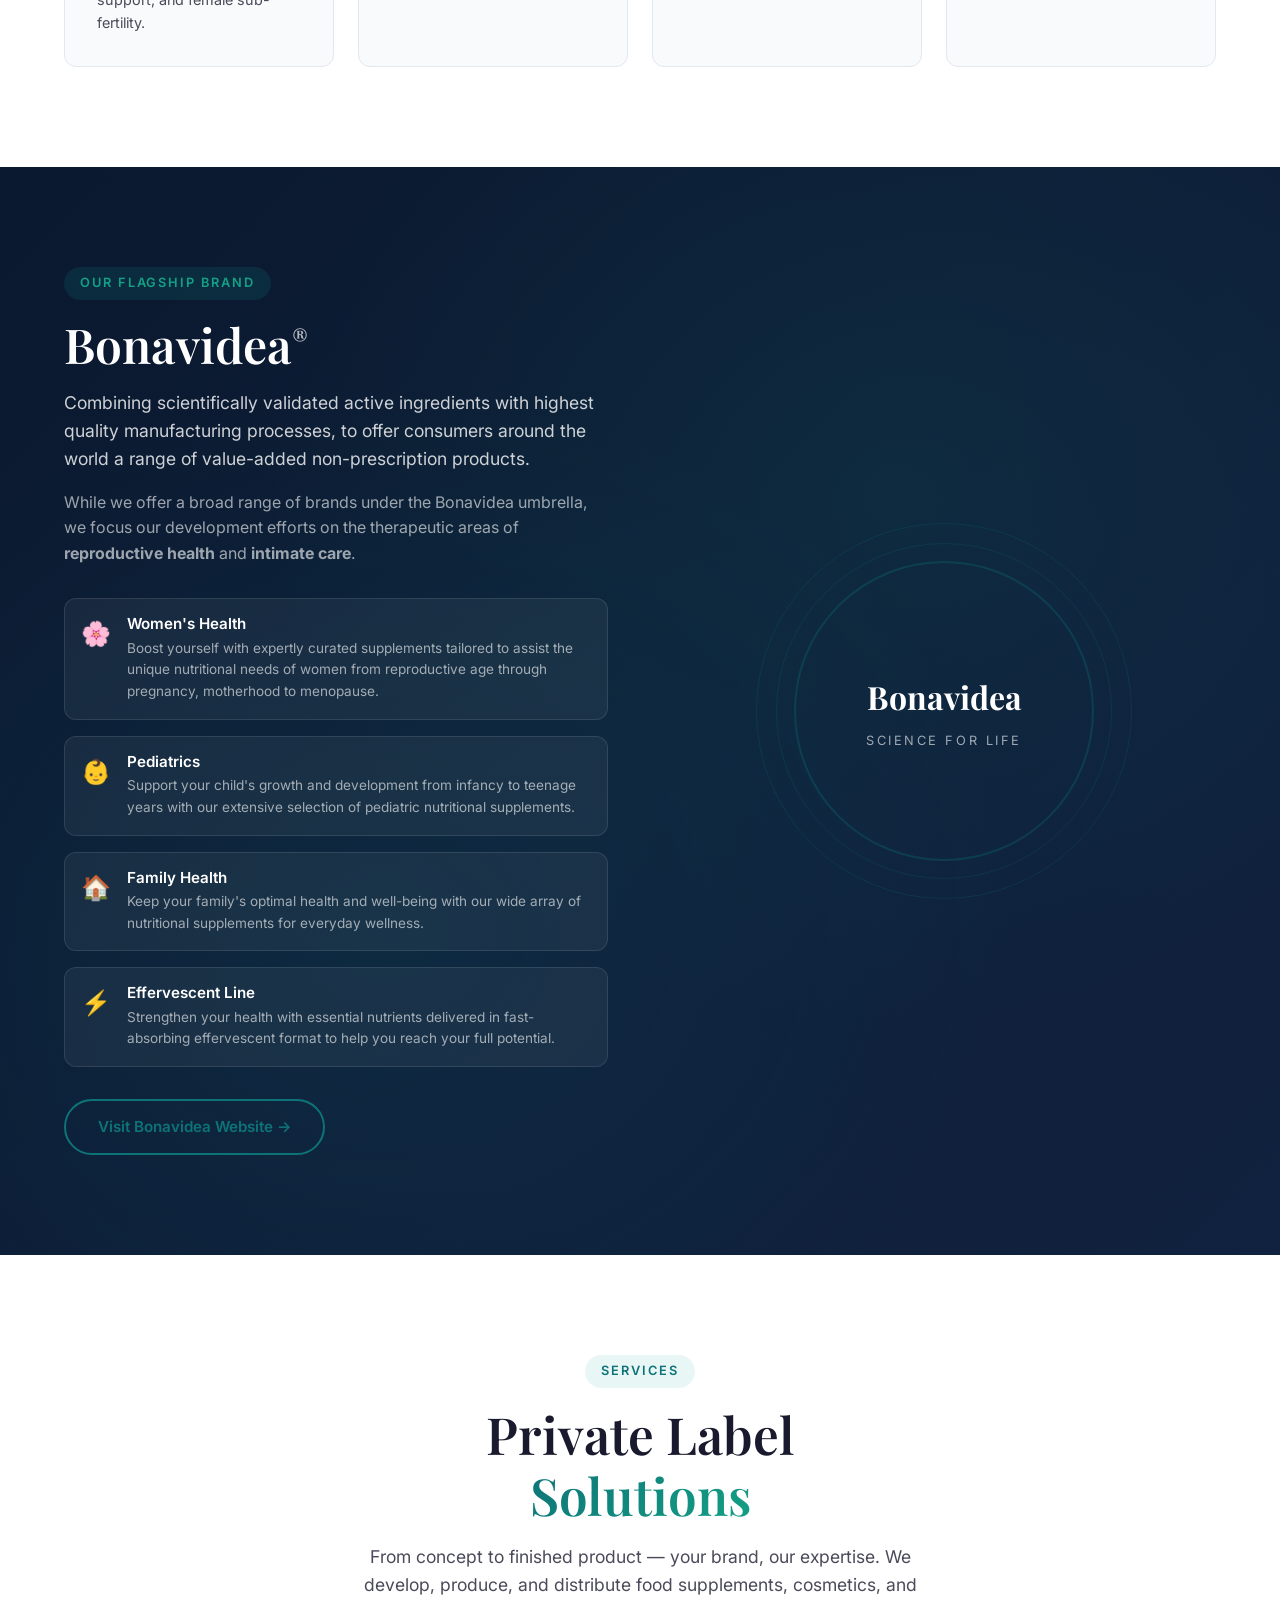
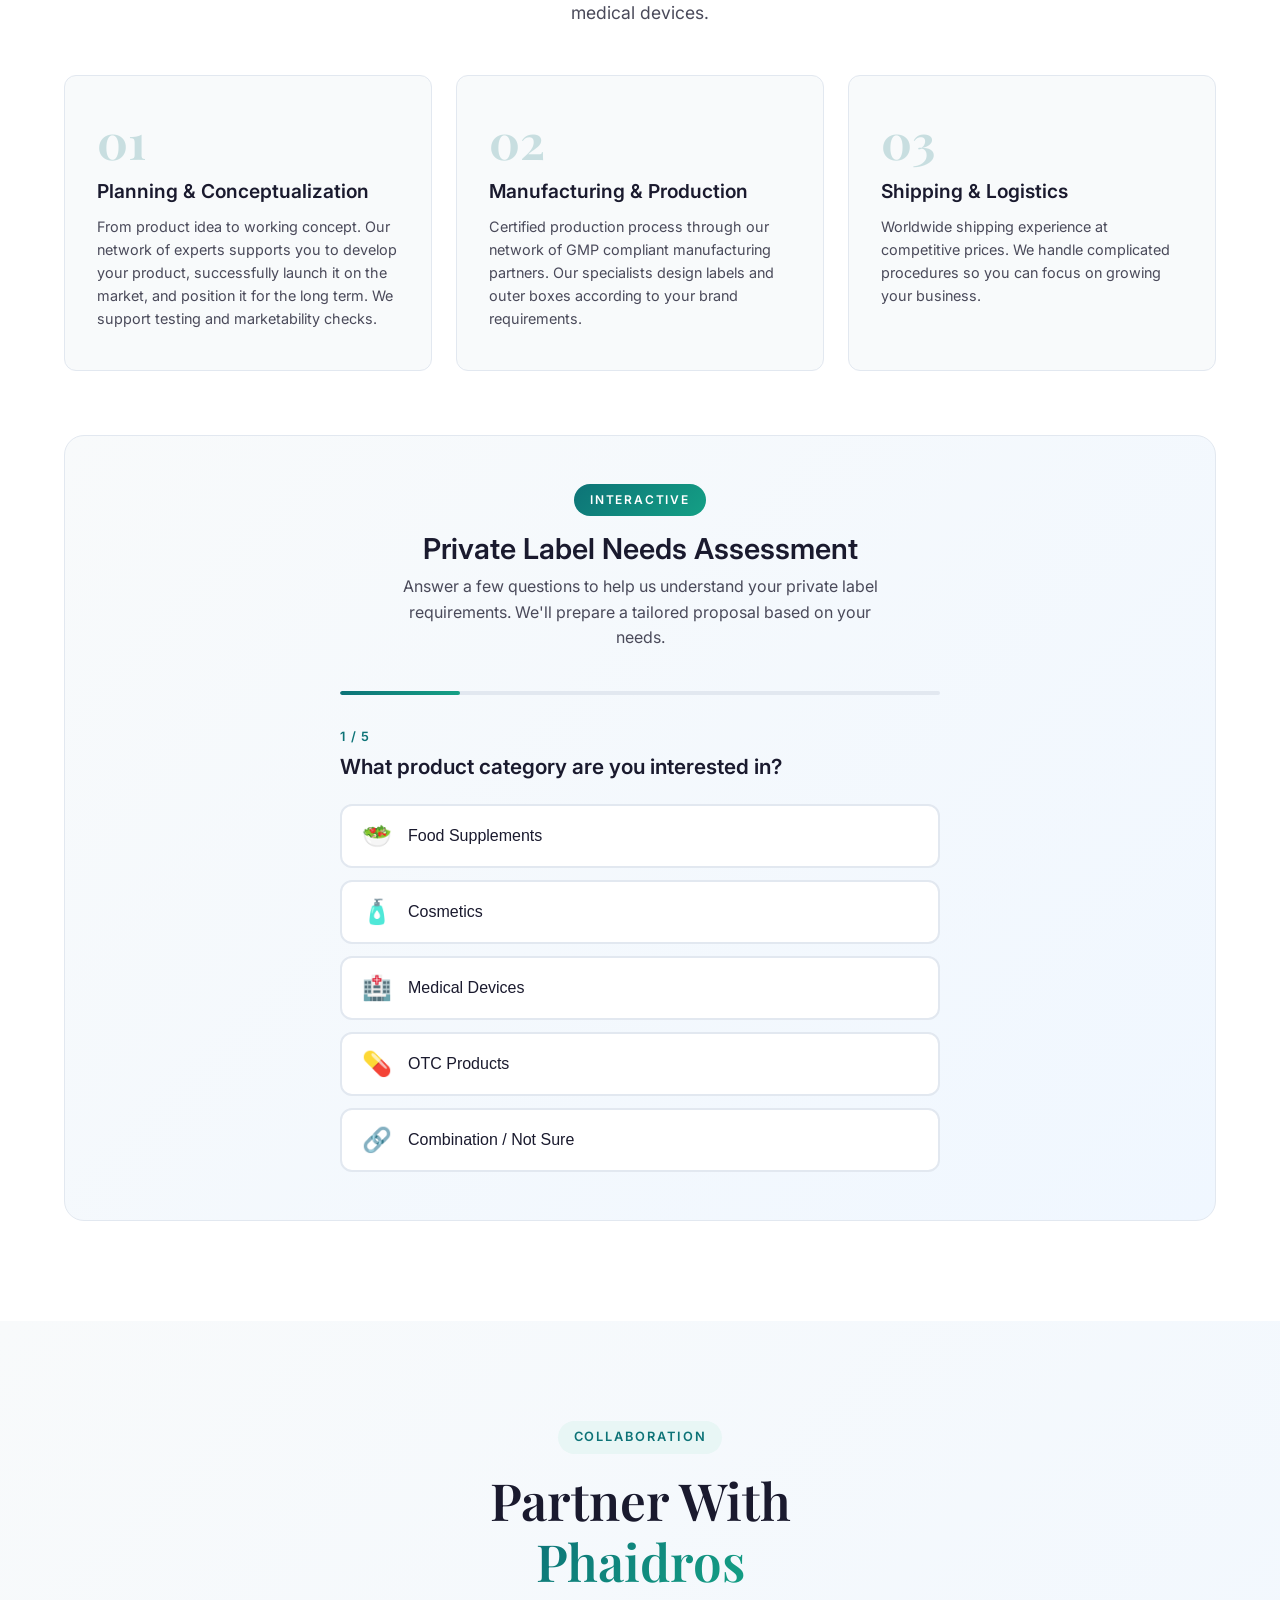
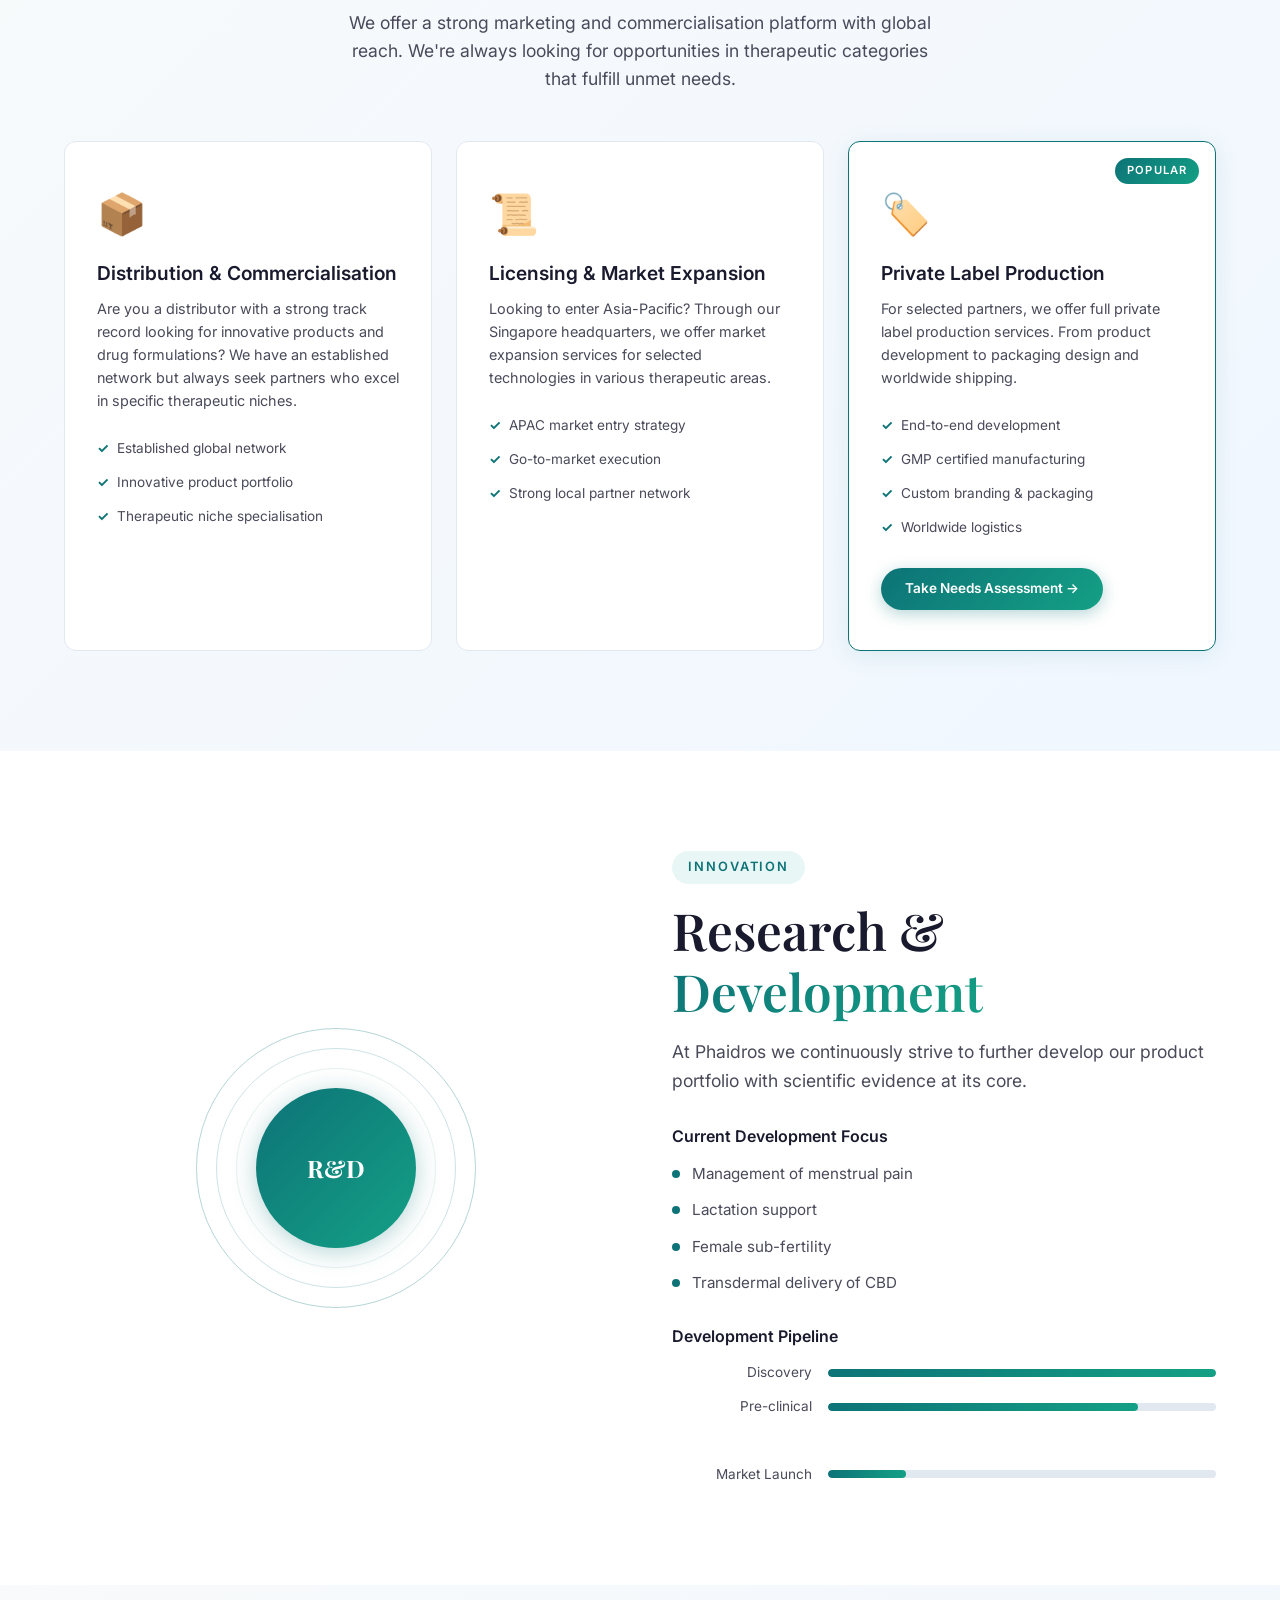
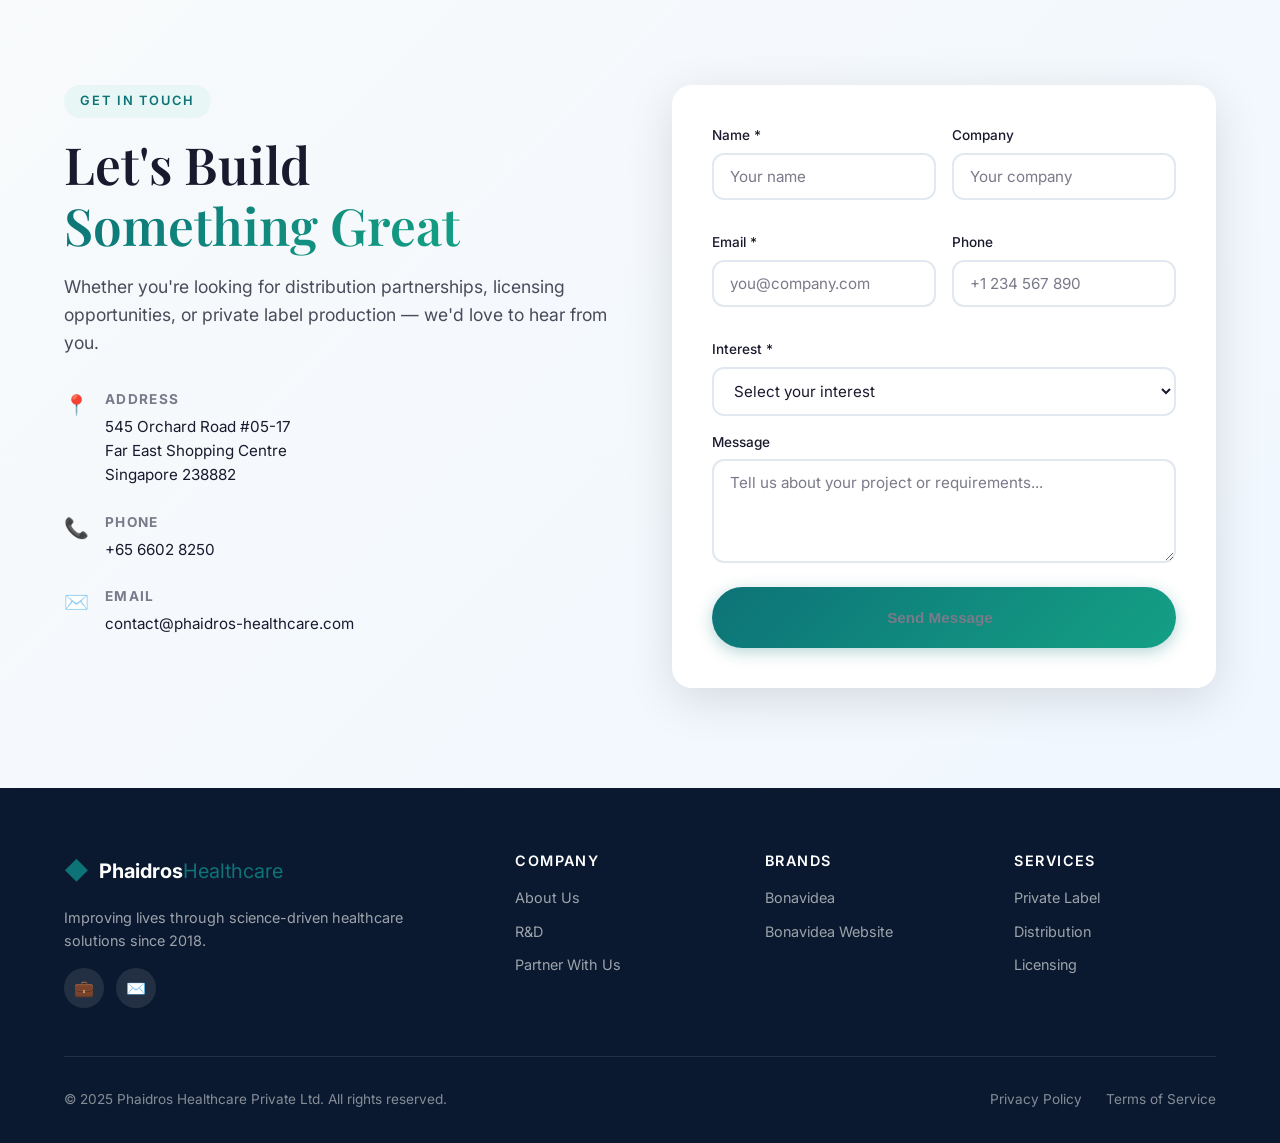
<file: phaidros-healthcare-preview.html>
<!DOCTYPE html>
<html lang="en">
<head>
    <meta charset="UTF-8">
    <meta name="viewport" content="width=device-width, initial-scale=1.0">
    <title>Phaidros Healthcare — Improving Lives</title>
    <link rel="preconnect" href="https://fonts.googleapis.com">
    <link href="https://fonts.googleapis.com/css2?family=Inter:wght@300;400;500;600;700&family=Playfair+Display:wght@400;500;600;700&display=swap" rel="stylesheet">
    <style>
/* ========================================
   Phaidros Healthcare — Styles
   Modern, clean, pharmaceutical aesthetic
   ======================================== */

/* CSS Variables */
:root {
    --primary: #0d7377;
    --primary-light: #14a085;
    --primary-dark: #095457;
    --secondary: #2c3e50;
    --accent: #e8f6f5;
    --gradient-start: #0d7377;
    --gradient-end: #14a085;
    --text: #1a1a2e;
    --text-light: #4a4a5a;
    --text-muted: #7a7a8a;
    --bg: #ffffff;
    --bg-light: #f8fafb;
    --bg-dark: #0a192f;
    --border: #e2e8f0;
    --shadow-sm: 0 1px 2px rgba(0,0,0,0.04);
    --shadow: 0 4px 24px rgba(0,0,0,0.08);
    --shadow-lg: 0 12px 48px rgba(0,0,0,0.12);
    --radius: 12px;
    --radius-lg: 20px;
    --transition: 0.3s cubic-bezier(0.4, 0, 0.2, 1);
    --font-body: 'Inter', -apple-system, BlinkMacSystemFont, sans-serif;
    --font-display: 'Playfair Display', Georgia, serif;
}

/* Reset & Base */
*, *::before, *::after {
    margin: 0;
    padding: 0;
    box-sizing: border-box;
}

html {
    scroll-behavior: smooth;
    font-size: 16px;
}

body {
    font-family: var(--font-body);
    color: var(--text);
    background: var(--bg);
    line-height: 1.6;
    overflow-x: hidden;
    -webkit-font-smoothing: antialiased;
}

.container {
    max-width: 1200px;
    margin: 0 auto;
    padding: 0 24px;
}

/* Typography */
h1, h2, h3, h4 {
    font-weight: 600;
    line-height: 1.2;
}

.section-tag {
    display: inline-block;
    font-size: 0.8rem;
    font-weight: 600;
    text-transform: uppercase;
    letter-spacing: 0.15em;
    color: var(--primary);
    background: var(--accent);
    padding: 6px 16px;
    border-radius: 100px;
    margin-bottom: 16px;
}

.section-title {
    font-family: var(--font-display);
    font-size: clamp(2rem, 5vw, 3.2rem);
    color: var(--text);
    margin-bottom: 16px;
}

.section-title .gradient-text {
    background: linear-gradient(135deg, var(--gradient-start), var(--gradient-end));
    -webkit-background-clip: text;
    -webkit-text-fill-color: transparent;
    background-clip: text;
}

.section-subtitle {
    font-size: 1.1rem;
    color: var(--text-light);
    max-width: 600px;
    margin: 0 auto;
}

.section-header {
    margin-bottom: 48px;
}

.section-header.center {
    text-align: center;
}

/* Buttons */
.btn {
    display: inline-flex;
    align-items: center;
    justify-content: center;
    gap: 8px;
    padding: 14px 32px;
    font-size: 0.95rem;
    font-weight: 600;
    border-radius: 100px;
    border: none;
    cursor: pointer;
    text-decoration: none;
    transition: all var(--transition);
    position: relative;
    overflow: hidden;
}

.btn-primary {
    background: linear-gradient(135deg, var(--gradient-start), var(--gradient-end));
    color: white;
    box-shadow: 0 4px 16px rgba(13, 115, 119, 0.3);
}

.btn-primary:hover {
    transform: translateY(-2px);
    box-shadow: 0 8px 24px rgba(13, 115, 119, 0.4);
}

.btn-secondary {
    background: transparent;
    color: var(--text);
    border: 2px solid var(--border);
}

.btn-secondary:hover {
    border-color: var(--primary);
    color: var(--primary);
    transform: translateY(-2px);
}

.btn-outline {
    background: transparent;
    color: var(--primary);
    border: 2px solid var(--primary);
}

.btn-outline:hover {
    background: var(--primary);
    color: white;
}

.btn-text {
    background: none;
    color: var(--text-muted);
    padding: 8px 16px;
}

.btn-text:hover {
    color: var(--primary);
}

.btn-sm {
    padding: 10px 24px;
    font-size: 0.85rem;
}

.btn-full {
    width: 100%;
}

/* Navigation */
.navbar {
    position: fixed;
    top: 0;
    left: 0;
    right: 0;
    z-index: 1000;
    padding: 16px 0;
    transition: all var(--transition);
}

.navbar.scrolled {
    background: rgba(255, 255, 255, 0.95);
    backdrop-filter: blur(20px);
    box-shadow: var(--shadow-sm);
    padding: 12px 0;
}

.navbar .container {
    display: flex;
    align-items: center;
    justify-content: space-between;
}

.logo {
    display: flex;
    align-items: center;
    gap: 10px;
    text-decoration: none;
    color: var(--text);
}

.logo-icon {
    font-size: 1.5rem;
    color: var(--primary);
}

.logo-text {
    font-size: 1.25rem;
    font-weight: 700;
}

.logo-accent {
    font-weight: 400;
    color: var(--primary);
}

.nav-menu {
    display: flex;
    align-items: center;
    gap: 8px;
    list-style: none;
}

.nav-menu a {
    display: block;
    padding: 8px 16px;
    font-size: 0.9rem;
    font-weight: 500;
    color: var(--text-light);
    text-decoration: none;
    border-radius: 100px;
    transition: all var(--transition);
}

.nav-menu a:hover {
    color: var(--primary);
    background: var(--accent);
}

.nav-menu .nav-cta {
    background: linear-gradient(135deg, var(--gradient-start), var(--gradient-end));
    color: white;
    margin-left: 8px;
}

.nav-menu .nav-cta:hover {
    transform: translateY(-2px);
    box-shadow: 0 4px 16px rgba(13, 115, 119, 0.3);
    background: linear-gradient(135deg, var(--gradient-start), var(--gradient-end));
}

.nav-toggle {
    display: none;
    flex-direction: column;
    gap: 5px;
    background: none;
    border: none;
    cursor: pointer;
    padding: 5px;
}

.nav-toggle span {
    display: block;
    width: 24px;
    height: 2px;
    background: var(--text);
    transition: all var(--transition);
    border-radius: 2px;
}

/* Hero Section */
.hero {
    position: relative;
    min-height: 100vh;
    display: flex;
    align-items: center;
    overflow: hidden;
    background: linear-gradient(135deg, #f8fafb 0%, #e8f6f5 50%, #f0f7ff 100%);
}

.hero-bg {
    position: absolute;
    inset: 0;
    background: 
        radial-gradient(ellipse at 20% 50%, rgba(13, 115, 119, 0.08) 0%, transparent 50%),
        radial-gradient(ellipse at 80% 50%, rgba(20, 160, 133, 0.06) 0%, transparent 50%);
}

.hero-particles {
    position: absolute;
    inset: 0;
    overflow: hidden;
}

.hero-particles .particle {
    position: absolute;
    width: 4px;
    height: 4px;
    background: var(--primary);
    border-radius: 50%;
    opacity: 0.3;
    animation: float 20s infinite ease-in-out;
}

@keyframes float {
    0%, 100% { transform: translateY(0) translateX(0); }
    25% { transform: translateY(-30px) translateX(20px); }
    50% { transform: translateY(20px) translateX(-20px); }
    75% { transform: translateY(-10px) translateX(30px); }
}

.hero .container {
    position: relative;
    z-index: 2;
}

.hero-content {
    max-width: 720px;
    padding-top: 80px;
}

.hero-badge {
    display: inline-flex;
    align-items: center;
    gap: 8px;
    font-size: 0.85rem;
    font-weight: 500;
    color: var(--primary);
    margin-bottom: 24px;
}

.badge-dot {
    width: 8px;
    height: 8px;
    background: var(--primary);
    border-radius: 50%;
    animation: pulse 2s infinite;
}

@keyframes pulse {
    0%, 100% { opacity: 1; }
    50% { opacity: 0.5; }
}

.hero-title {
    font-family: var(--font-display);
    font-size: clamp(2.5rem, 6vw, 4.5rem);
    line-height: 1.1;
    margin-bottom: 24px;
    color: var(--text);
}

.hero-subtitle {
    font-size: 1.15rem;
    color: var(--text-light);
    max-width: 540px;
    margin-bottom: 40px;
}

.hero-stats {
    display: flex;
    gap: 40px;
    margin-bottom: 40px;
}

.stat {
    display: flex;
    flex-direction: column;
}

.stat-number {
    font-family: var(--font-display);
    font-size: 2rem;
    font-weight: 700;
    color: var(--primary);
}

.stat-label {
    font-size: 0.8rem;
    color: var(--text-muted);
    text-transform: uppercase;
    letter-spacing: 0.1em;
}

.hero-cta {
    display: flex;
    gap: 16px;
    flex-wrap: wrap;
}

.hero-scroll {
    position: absolute;
    bottom: 40px;
    left: 50%;
    transform: translateX(-50%);
    display: flex;
    flex-direction: column;
    align-items: center;
    gap: 12px;
    font-size: 0.75rem;
    color: var(--text-muted);
    text-transform: uppercase;
    letter-spacing: 0.15em;
}

.scroll-line {
    width: 1px;
    height: 60px;
    background: linear-gradient(to bottom, var(--primary), transparent);
    animation: scrollLine 2s infinite;
}

@keyframes scrollLine {
    0% { transform: scaleY(0); transform-origin: top; }
    50% { transform: scaleY(1); transform-origin: top; }
    50.1% { transform-origin: bottom; }
    100% { transform: scaleY(0); transform-origin: bottom; }
}

/* Trust Bar */
.trust-bar {
    background: var(--bg-dark);
    padding: 24px 0;
    position: relative;
    z-index: 10;
}

.trust-items {
    display: flex;
    justify-content: center;
    gap: 48px;
    flex-wrap: wrap;
}

.trust-item {
    display: flex;
    align-items: center;
    gap: 12px;
    color: rgba(255,255,255,0.9);
    font-size: 0.9rem;
    font-weight: 500;
}

.trust-icon {
    font-size: 1.25rem;
}

/* About Section */
.about {
    padding: 100px 0;
    background: var(--bg);
}

.about-grid {
    display: grid;
    grid-template-columns: repeat(4, 1fr);
    gap: 24px;
}

.about-card {
    padding: 32px;
    background: var(--bg-light);
    border-radius: var(--radius);
    border: 1px solid var(--border);
    transition: all var(--transition);
}

.about-card:hover {
    transform: translateY(-4px);
    box-shadow: var(--shadow-lg);
    border-color: transparent;
}

.card-icon {
    font-size: 2rem;
    margin-bottom: 16px;
}

.about-card h3 {
    font-size: 1.1rem;
    margin-bottom: 8px;
}

.about-card p {
    font-size: 0.9rem;
    color: var(--text-light);
}

/* Bonavidea Section */
.bonavidea {
    padding: 100px 0;
    background: linear-gradient(135deg, #0a192f 0%, #112240 100%);
    position: relative;
    overflow: hidden;
}

.bonavidea-bg {
    position: absolute;
    inset: 0;
    background: 
        radial-gradient(ellipse at 30% 70%, rgba(13, 115, 119, 0.15) 0%, transparent 50%),
        radial-gradient(ellipse at 70% 30%, rgba(20, 160, 133, 0.1) 0%, transparent 50%);
}

.bonavidea .container {
    position: relative;
    z-index: 2;
}

.bonavidea-grid {
    display: grid;
    grid-template-columns: 1fr 1fr;
    gap: 64px;
    align-items: center;
}

.bonavidea .section-tag {
    background: rgba(13, 115, 119, 0.2);
    color: var(--primary-light);
}

.bonavidea .section-title {
    color: white;
    font-size: clamp(2rem, 4vw, 3rem);
}

.bonavidea .registered {
    font-size: 0.5em;
    vertical-align: super;
    opacity: 0.7;
}

.bonavidea-lead {
    font-size: 1.1rem;
    color: rgba(255,255,255,0.8);
    margin-bottom: 16px;
}

.bonavidea-text {
    color: rgba(255,255,255,0.6);
    margin-bottom: 32px;
}

.product-categories {
    display: flex;
    flex-direction: column;
    gap: 16px;
    margin-bottom: 32px;
}

.product-category {
    display: flex;
    gap: 16px;
    align-items: flex-start;
    padding: 16px;
    background: rgba(255,255,255,0.05);
    border-radius: var(--radius);
    border: 1px solid rgba(255,255,255,0.1);
    transition: all var(--transition);
}

.product-category:hover {
    background: rgba(255,255,255,0.08);
    transform: translateX(4px);
}

.category-visual {
    font-size: 1.5rem;
    flex-shrink: 0;
}

.category-info h4 {
    color: white;
    font-size: 0.95rem;
    margin-bottom: 4px;
}

.category-info p {
    color: rgba(255,255,255,0.6);
    font-size: 0.85rem;
}

.bonavidea-visual {
    display: flex;
    justify-content: center;
    align-items: center;
}

.brand-showcase {
    position: relative;
    width: 300px;
    height: 300px;
}

.showcase-ring {
    position: absolute;
    inset: 0;
    border: 2px solid rgba(13, 115, 119, 0.3);
    border-radius: 50%;
    animation: rotate 20s linear infinite;
}

.showcase-ring::before,
.showcase-ring::after {
    content: '';
    position: absolute;
    border-radius: 50%;
    border: 1px solid rgba(13, 115, 119, 0.2);
}

.showcase-ring::before {
    inset: -20px;
    animation: rotate 25s linear infinite reverse;
}

.showcase-ring::after {
    inset: -40px;
    animation: rotate 30s linear infinite;
}

@keyframes rotate {
    from { transform: rotate(0deg); }
    to { transform: rotate(360deg); }
}

.showcase-center {
    position: absolute;
    inset: 0;
    display: flex;
    flex-direction: column;
    align-items: center;
    justify-content: center;
    text-align: center;
}

.showcase-logo {
    font-family: var(--font-display);
    font-size: 2rem;
    font-weight: 700;
    color: white;
}

.showcase-tagline {
    font-size: 0.8rem;
    color: rgba(255,255,255,0.6);
    text-transform: uppercase;
    letter-spacing: 0.2em;
    margin-top: 8px;
}

/* Private Label Section */
.private-label {
    padding: 100px 0;
    background: var(--bg);
}

.services-grid {
    display: grid;
    grid-template-columns: repeat(3, 1fr);
    gap: 24px;
    margin-bottom: 64px;
}

.service-card {
    padding: 40px 32px;
    background: var(--bg-light);
    border-radius: var(--radius);
    border: 1px solid var(--border);
    transition: all var(--transition);
    position: relative;
    overflow: hidden;
}

.service-card::before {
    content: '';
    position: absolute;
    top: 0;
    left: 0;
    right: 0;
    height: 3px;
    background: linear-gradient(90deg, var(--gradient-start), var(--gradient-end));
    transform: scaleX(0);
    transition: transform var(--transition);
}

.service-card:hover {
    transform: translateY(-4px);
    box-shadow: var(--shadow-lg);
}

.service-card:hover::before {
    transform: scaleX(1);
}

.service-number {
    font-family: var(--font-display);
    font-size: 3rem;
    font-weight: 700;
    color: var(--primary);
    opacity: 0.2;
    line-height: 1;
    margin-bottom: 16px;
}

.service-card h3 {
    font-size: 1.2rem;
    margin-bottom: 12px;
}

.service-card p {
    font-size: 0.9rem;
    color: var(--text-light);
}

/* Questionnaire */
.questionnaire {
    background: linear-gradient(135deg, var(--bg-light), #f0f7ff);
    border-radius: var(--radius-lg);
    padding: 48px;
    border: 1px solid var(--border);
}

.questionnaire-header {
    text-align: center;
    margin-bottom: 40px;
}

.questionnaire-badge {
    display: inline-block;
    font-size: 0.75rem;
    font-weight: 600;
    text-transform: uppercase;
    letter-spacing: 0.15em;
    color: white;
    background: linear-gradient(135deg, var(--gradient-start), var(--gradient-end));
    padding: 6px 16px;
    border-radius: 100px;
    margin-bottom: 16px;
}

.questionnaire-header h3 {
    font-size: 1.8rem;
    margin-bottom: 8px;
}

.questionnaire-header p {
    color: var(--text-light);
    max-width: 500px;
    margin: 0 auto;
}

.quiz-container {
    max-width: 600px;
    margin: 0 auto;
}

.quiz-step {
    display: none;
}

.quiz-step.active {
    display: block;
    animation: fadeIn 0.5s ease;
}

@keyframes fadeIn {
    from { opacity: 0; transform: translateY(10px); }
    to { opacity: 1; transform: translateY(0); }
}

.quiz-progress {
    height: 4px;
    background: var(--border);
    border-radius: 100px;
    margin-bottom: 32px;
    overflow: hidden;
}

.quiz-progress-bar {
    height: 100%;
    background: linear-gradient(90deg, var(--gradient-start), var(--gradient-end));
    border-radius: 100px;
    transition: width 0.5s ease;
}

.quiz-question {
    margin-bottom: 24px;
}

.quiz-number {
    font-size: 0.8rem;
    font-weight: 600;
    color: var(--primary);
    text-transform: uppercase;
    letter-spacing: 0.1em;
    display: block;
    margin-bottom: 8px;
}

.quiz-question h4 {
    font-size: 1.3rem;
    color: var(--text);
}

.quiz-options {
    display: flex;
    flex-direction: column;
    gap: 12px;
}

.quiz-option {
    display: flex;
    align-items: center;
    gap: 16px;
    padding: 16px 20px;
    background: white;
    border: 2px solid var(--border);
    border-radius: var(--radius);
    cursor: pointer;
    transition: all var(--transition);
    text-align: left;
    font-size: 1rem;
    color: var(--text);
    width: 100%;
}

.quiz-option:hover {
    border-color: var(--primary);
    transform: translateX(4px);
    box-shadow: var(--shadow);
}

.quiz-option.selected {
    border-color: var(--primary);
    background: var(--accent);
}

.option-icon {
    font-size: 1.5rem;
    flex-shrink: 0;
}

.option-text {
    font-weight: 500;
}

/* Quiz Results */
.quiz-results {
    text-align: center;
}

.results-content {
    padding: 32px;
}

.results-icon {
    font-size: 4rem;
    margin-bottom: 16px;
}

.results-content h4 {
    font-size: 1.8rem;
    margin-bottom: 8px;
}

.results-content > p {
    color: var(--text-light);
    margin-bottom: 24px;
}

.results-summary {
    background: white;
    border-radius: var(--radius);
    padding: 24px;
    margin-bottom: 24px;
    text-align: left;
    border: 1px solid var(--border);
}

.summary-item {
    display: flex;
    justify-content: space-between;
    padding: 8px 0;
    border-bottom: 1px solid var(--border);
}

.summary-item:last-child {
    border-bottom: none;
}

.summary-label {
    font-weight: 600;
    color: var(--text-muted);
    font-size: 0.85rem;
}

.summary-value {
    font-weight: 500;
    color: var(--text);
}

.recommendation-box {
    background: var(--accent);
    border-radius: var(--radius);
    padding: 20px;
    margin-top: 16px;
}

.recommendation-box h5 {
    color: var(--primary);
    margin-bottom: 8px;
}

.recommendation-box p {
    font-size: 0.9rem;
    color: var(--text-light);
}

.results-cta {
    display: flex;
    gap: 16px;
    justify-content: center;
    flex-wrap: wrap;
}

/* Partners Section */
.partners {
    padding: 100px 0;
    background: linear-gradient(135deg, var(--bg-light), #f0f7ff);
}

.partners-grid {
    display: grid;
    grid-template-columns: repeat(3, 1fr);
    gap: 24px;
}

.partner-card {
    padding: 40px 32px;
    background: white;
    border-radius: var(--radius);
    border: 1px solid var(--border);
    transition: all var(--transition);
    position: relative;
    overflow: hidden;
}

.partner-card:hover {
    transform: translateY(-4px);
    box-shadow: var(--shadow-lg);
}

.partner-card.featured {
    border-color: var(--primary);
    box-shadow: 0 4px 24px rgba(13, 115, 119, 0.1);
}

.partner-badge {
    position: absolute;
    top: 16px;
    right: 16px;
    background: linear-gradient(135deg, var(--gradient-start), var(--gradient-end));
    color: white;
    font-size: 0.7rem;
    font-weight: 600;
    text-transform: uppercase;
    letter-spacing: 0.1em;
    padding: 4px 12px;
    border-radius: 100px;
}

.partner-icon {
    font-size: 2.5rem;
    margin-bottom: 16px;
}

.partner-card h3 {
    font-size: 1.2rem;
    margin-bottom: 12px;
}

.partner-card > p {
    font-size: 0.9rem;
    color: var(--text-light);
    margin-bottom: 20px;
}

.partner-features {
    list-style: none;
    margin-bottom: 24px;
}

.partner-features li {
    padding: 6px 0;
    font-size: 0.85rem;
    color: var(--text-light);
    display: flex;
    align-items: center;
    gap: 8px;
}

.partner-features li::before {
    content: '✓';
    color: var(--primary);
    font-weight: 700;
}

/* R&D Section */
.rd {
    padding: 100px 0;
    background: var(--bg);
}

.rd-grid {
    display: grid;
    grid-template-columns: 1fr 1fr;
    gap: 64px;
    align-items: center;
}

.rd-visual {
    display: flex;
    justify-content: center;
    align-items: center;
}

.rd-orb {
    position: relative;
    width: 280px;
    height: 280px;
}

.orb-ring {
    position: absolute;
    border-radius: 50%;
    border: 1px solid var(--border);
}

.orb-ring-1 {
    inset: 0;
    animation: rotate 20s linear infinite;
    border-color: rgba(13, 115, 119, 0.3);
}

.orb-ring-2 {
    inset: 20px;
    animation: rotate 15s linear infinite reverse;
    border-color: rgba(13, 115, 119, 0.2);
}

.orb-ring-3 {
    inset: 40px;
    animation: rotate 10s linear infinite;
    border-color: rgba(13, 115, 119, 0.1);
}

.orb-center {
    position: absolute;
    inset: 60px;
    display: flex;
    align-items: center;
    justify-content: center;
    background: linear-gradient(135deg, var(--gradient-start), var(--gradient-end));
    border-radius: 50%;
    color: white;
    font-family: var(--font-display);
    font-size: 1.5rem;
    font-weight: 700;
    box-shadow: 0 4px 24px rgba(13, 115, 119, 0.3);
}

.rd-lead {
    font-size: 1.1rem;
    color: var(--text-light);
    margin-bottom: 32px;
}

.rd-focus h4 {
    font-size: 1rem;
    margin-bottom: 16px;
    color: var(--text);
}

.focus-items {
    display: flex;
    flex-direction: column;
    gap: 12px;
    margin-bottom: 32px;
}

.focus-item {
    display: flex;
    align-items: center;
    gap: 12px;
    font-size: 0.95rem;
    color: var(--text-light);
}

.focus-dot {
    width: 8px;
    height: 8px;
    background: var(--primary);
    border-radius: 50%;
    flex-shrink: 0;
}

.rd-pipeline h4 {
    font-size: 1rem;
    margin-bottom: 16px;
}

.pipeline-stages {
    display: flex;
    flex-direction: column;
    gap: 12px;
}

.pipeline-stage {
    display: flex;
    align-items: center;
    gap: 16px;
}

.stage-label {
    font-size: 0.85rem;
    color: var(--text-light);
    min-width: 140px;
    text-align: right;
}

.stage-bar {
    flex: 1;
    height: 8px;
    background: var(--border);
    border-radius: 100px;
    overflow: hidden;
}

.stage-bar > div {
    height: 100%;
    background: linear-gradient(90deg, var(--gradient-start), var(--gradient-end));
    border-radius: 100px;
    transition: width 1s ease;
}

/* Contact Section */
.contact {
    padding: 100px 0;
    background: linear-gradient(135deg, var(--bg-light), #f0f7ff);
}

.contact-grid {
    display: grid;
    grid-template-columns: 1fr 1fr;
    gap: 64px;
    align-items: start;
}

.contact-lead {
    font-size: 1.1rem;
    color: var(--text-light);
    margin-bottom: 32px;
}

.contact-details {
    display: flex;
    flex-direction: column;
    gap: 24px;
}

.contact-item {
    display: flex;
    gap: 16px;
    align-items: flex-start;
}

.contact-icon {
    font-size: 1.25rem;
    flex-shrink: 0;
}

.contact-item strong {
    display: block;
    font-size: 0.85rem;
    text-transform: uppercase;
    letter-spacing: 0.1em;
    color: var(--text-muted);
    margin-bottom: 4px;
}

.contact-item p {
    font-size: 0.95rem;
    color: var(--text);
}

.contact-form-wrapper {
    background: white;
    padding: 40px;
    border-radius: var(--radius-lg);
    box-shadow: var(--shadow-lg);
}

.contact-form .form-row {
    display: grid;
    grid-template-columns: 1fr 1fr;
    gap: 16px;
    margin-bottom: 16px;
}

.form-group {
    margin-bottom: 16px;
}

.form-group label {
    display: block;
    font-size: 0.85rem;
    font-weight: 500;
    color: var(--text);
    margin-bottom: 6px;
}

.form-group input,
.form-group select,
.form-group textarea {
    width: 100%;
    padding: 12px 16px;
    border: 2px solid var(--border);
    border-radius: var(--radius);
    font-family: var(--font-body);
    font-size: 0.95rem;
    color: var(--text);
    transition: all var(--transition);
    background: white;
}

.form-group input:focus,
.form-group select:focus,
.form-group textarea:focus {
    outline: none;
    border-color: var(--primary);
    box-shadow: 0 0 0 3px rgba(13, 115, 119, 0.1);
}

.form-group input::placeholder,
.form-group textarea::placeholder {
    color: var(--text-muted);
}

.form-group select {
    cursor: pointer;
}

/* Footer */
.footer {
    background: var(--bg-dark);
    color: rgba(255,255,255,0.8);
    padding: 64px 0 32px;
}

.footer-grid {
    display: grid;
    grid-template-columns: 2fr 1fr 1fr 1fr;
    gap: 48px;
    margin-bottom: 48px;
}

.footer-brand .logo {
    color: white;
    margin-bottom: 16px;
}

.footer-brand p {
    font-size: 0.9rem;
    color: rgba(255,255,255,0.6);
    margin-bottom: 16px;
}

.footer-social {
    display: flex;
    gap: 12px;
}

.footer-social a {
    display: flex;
    align-items: center;
    justify-content: center;
    width: 40px;
    height: 40px;
    background: rgba(255,255,255,0.1);
    border-radius: 50%;
    text-decoration: none;
    transition: all var(--transition);
}

.footer-social a:hover {
    background: var(--primary);
    transform: translateY(-2px);
}

.footer-links h4 {
    color: white;
    font-size: 0.9rem;
    text-transform: uppercase;
    letter-spacing: 0.1em;
    margin-bottom: 16px;
}

.footer-links ul {
    list-style: none;
}

.footer-links li {
    margin-bottom: 8px;
}

.footer-links a {
    color: rgba(255,255,255,0.6);
    text-decoration: none;
    font-size: 0.9rem;
    transition: color var(--transition);
}

.footer-links a:hover {
    color: white;
}

.footer-bottom {
    display: flex;
    justify-content: space-between;
    align-items: center;
    padding-top: 32px;
    border-top: 1px solid rgba(255,255,255,0.1);
    font-size: 0.85rem;
    color: rgba(255,255,255,0.5);
}

.footer-legal {
    display: flex;
    gap: 24px;
}

.footer-legal a {
    color: rgba(255,255,255,0.5);
    text-decoration: none;
    transition: color var(--transition);
}

.footer-legal a:hover {
    color: white;
}

/* Responsive */
@media (max-width: 992px) {
    .about-grid,
    .services-grid,
    .partners-grid {
        grid-template-columns: repeat(2, 1fr);
    }
    
    .bonavidea-grid,
    .rd-grid,
    .contact-grid {
        grid-template-columns: 1fr;
    }
    
    .footer-grid {
        grid-template-columns: 1fr 1fr;
    }
    
    .bonavidea-visual {
        order: -1;
    }
    
    .rd-visual {
        order: -1;
    }
}

@media (max-width: 768px) {
    .nav-toggle {
        display: flex;
    }
    
    .nav-menu {
        position: fixed;
        top: 0;
        right: -100%;
        width: 80%;
        max-width: 320px;
        height: 100vh;
        background: white;
        flex-direction: column;
        padding: 80px 32px 32px;
        box-shadow: -4px 0 24px rgba(0,0,0,0.1);
        transition: right var(--transition);
        z-index: 999;
    }
    
    .nav-menu.active {
        right: 0;
    }
    
    .nav-menu a {
        padding: 12px 0;
        font-size: 1.1rem;
    }
    
    .nav-menu .nav-cta {
        margin-left: 0;
        margin-top: 16px;
        text-align: center;
    }
    
    .hero-stats {
        gap: 24px;
    }
    
    .about-grid,
    .services-grid,
    .partners-grid {
        grid-template-columns: 1fr;
    }
    
    .questionnaire {
        padding: 32px 20px;
    }
    
    .contact-form .form-row {
        grid-template-columns: 1fr;
    }
    
    .footer-grid {
        grid-template-columns: 1fr;
        gap: 32px;
    }
    
    .footer-bottom {
        flex-direction: column;
        gap: 16px;
        text-align: center;
    }
}

/* Mobile Hero */
@media (max-width: 768px) {
    .hero {
        min-height: auto;
        padding: 120px 0 60px;
    }
    
    .hero-content {
        padding-top: 0;
    }
    
    .hero-title {
        font-size: clamp(1.8rem, 8vw, 2.5rem);
    }
    
    .hero-stats {
        gap: 24px;
        flex-wrap: wrap;
    }
    
    .stat {
        flex: 1;
        min-width: 80px;
    }
    
    .hero-cta {
        flex-direction: column;
        gap: 12px;
    }
    
    .hero-cta .btn {
        width: 100%;
        justify-content: center;
    }
    
    .hero-scroll {
        display: none;
    }
    
    .trust-items {
        flex-direction: column;
        gap: 16px;
        text-align: center;
    }
    
    .container {
        padding: 0 16px;
    }
    
    .about, .bonavidea, .private-label, .partners, .rd, .contact {
        padding: 60px 0;
    }
    
    .section-title {
        font-size: clamp(1.6rem, 6vw, 2.2rem);
    }
    
    .bonavidea .section-title {
        font-size: clamp(1.6rem, 6vw, 2.2rem);
    }
    
    .about-card, .service-card, .partner-card {
        padding: 24px 20px;
    }
    
    .product-category {
        padding: 12px;
    }
    
    .category-visual {
        font-size: 1.25rem;
    }
    
    .category-info h4 {
        font-size: 0.9rem;
    }
    
    .category-info p {
        font-size: 0.8rem;
    }
    
    .brand-showcase {
        width: 220px;
        height: 220px;
    }
    
    .showcase-logo {
        font-size: 1.5rem;
    }
    
    .questionnaire {
        padding: 32px 16px;
    }
    
    .questionnaire-header h3 {
        font-size: 1.4rem;
    }
    
    .quiz-option {
        padding: 14px 16px;
        gap: 12px;
    }
    
    .option-icon {
        font-size: 1.25rem;
    }
    
    .option-text {
        font-size: 0.9rem;
    }
    
    .quiz-question h4 {
        font-size: 1.1rem;
    }
    
    .results-content {
        padding: 20px 16px;
    }
    
    .results-summary {
        padding: 16px;
    }
    
    .summary-item {
        flex-direction: column;
        gap: 4px;
    }
    
    .summary-value {
        text-align: right;
    }
    
    .rd-orb {
        width: 200px;
        height: 200px;
    }
    
    .orb-center {
        inset: 40px;
        font-size: 1.2rem;
    }
    
    .contact-form-wrapper {
        padding: 24px 16px;
    }
    
    .contact-item {
        gap: 12px;
    }
    
    .contact-item p {
        font-size: 0.9rem;
    }
    
    .footer-grid {
        grid-template-columns: 1fr;
        gap: 32px;
    }
    
    .footer-brand {
        text-align: center;
    }
    
    .footer-social {
        justify-content: center;
    }
    
    .footer-links {
        text-align: center;
    }
    
    .footer-links ul {
        display: flex;
        flex-wrap: wrap;
        justify-content: center;
        gap: 8px 16px;
    }
    
    .footer-links li {
        margin: 0;
    }
    
    .footer-bottom {
        flex-direction: column;
        gap: 12px;
        text-align: center;
    }
    
    .footer-legal {
        flex-wrap: wrap;
        justify-content: center;
    }
}

@media (max-width: 480px) {
    .hero-title {
        font-size: 1.6rem;
    }
    
    .hero-subtitle {
        font-size: 0.95rem;
    }
    
    .stat-number {
        font-size: 1.5rem;
    }
    
    .stat-label {
        font-size: 0.65rem;
    }
    
    .section-tag {
        font-size: 0.7rem;
        padding: 4px 12px;
    }
    
    .btn {
        padding: 12px 24px;
        font-size: 0.9rem;
    }
    
    .service-number {
        font-size: 2rem;
    }
    
    .partner-badge {
        position: static;
        display: inline-block;
        margin-bottom: 8px;
    }
    
    .partner-icon {
        font-size: 2rem;
    }
    
    .partner-features li {
        font-size: 0.8rem;
    }
    
    .pipeline-stage {
        flex-direction: column;
        align-items: flex-start;
        gap: 8px;
    }
    
    .stage-label {
        text-align: left;
        min-width: auto;
    }
    
    .stage-bar {
        width: 100%;
    }
    
    .questionnaire-badge {
        font-size: 0.65rem;
    }
    
    .results-icon {
        font-size: 3rem;
    }
    
    .results-content h4 {
        font-size: 1.4rem;
    }
    
    .recommendation-box {
        padding: 16px;
    }
    
    .recommendation-box p {
        font-size: 0.85rem;
    }
}

</style>
</head>
<body>
    <!-- Navigation -->
    <nav class="navbar" id="navbar">
        <div class="container">
            <a href="#" class="logo">
                <span class="logo-icon">◆</span>
                <span class="logo-text">Phaidros<span class="logo-accent">Healthcare</span></span>
            </a>
            <button class="nav-toggle" id="navToggle" aria-label="Toggle navigation">
                <span></span><span></span><span></span>
            </button>
            <ul class="nav-menu" id="navMenu">
                <li><a href="#about">About</a></li>
                <li><a href="#bonavidea">Bonavidea</a></li>
                <li><a href="#private-label">Private Label</a></li>
                <li><a href="#partners">Partner With Us</a></li>
                <li><a href="#rd">R&D</a></li>
                <li><a href="#contact" class="nav-cta">Contact</a></li>
            </ul>
        </div>
    </nav>

    <!-- Hero Section -->
    <section class="hero">
        <div class="hero-bg"></div>
        <div class="hero-particles" id="particles"></div>
        <div class="container">
            <div class="hero-content">
                <div class="hero-badge">
                    <span class="badge-dot"></span>
                    Singapore · Since 2018
                </div>
                <h1 class="hero-title">
                    Science-Driven<br>
                    <span class="gradient-text">Healthcare Solutions</span>
                </h1>
                <p class="hero-subtitle">
                    Developing and commercialising innovative therapeutics in non-prescription medicines, 
                    nutraceuticals, and medical devices with scientific evidence at its core.
                </p>
                <div class="hero-stats">
                    <div class="stat">
                        <span class="stat-number">4</span>
                        <span class="stat-label">Therapeutic Areas</span>
                    </div>
                    <div class="stat">
                        <span class="stat-number">Global</span>
                        <span class="stat-label">Distribution Network</span>
                    </div>
                    <div class="stat">
                        <span class="stat-number">GMP</span>
                        <span class="stat-label">Certified Manufacturing</span>
                    </div>
                </div>
                <div class="hero-cta">
                    <a href="#private-label" class="btn btn-primary">Explore Private Label</a>
                    <a href="#partners" class="btn btn-secondary">Partner With Us</a>
                </div>
            </div>
        </div>
        <div class="hero-scroll">
            <span>Scroll to explore</span>
            <div class="scroll-line"></div>
        </div>
    </section>

    <!-- Trust Bar -->
    <section class="trust-bar">
        <div class="container">
            <div class="trust-items">
                <div class="trust-item">
                    <span class="trust-icon">🧬</span>
                    <span>Scientifically Validated Nutraceuticals</span>
                </div>
                <div class="trust-item">
                    <span class="trust-icon">💊</span>
                    <span>Improved Delivery Systems</span>
                </div>
                <div class="trust-item">
                    <span class="trust-icon">🏥</span>
                    <span>Branded Generics OTC</span>
                </div>
            </div>
        </div>
    </section>

    <!-- About Section -->
    <section class="about" id="about">
        <div class="container">
            <div class="section-header">
                <span class="section-tag">About Us</span>
                <h2 class="section-title">Where Science Meets<br><span class="gradient-text">Patient Care</span></h2>
            </div>
            <div class="about-grid">
                <div class="about-card">
                    <div class="card-icon">🔬</div>
                    <h3>Research & Development</h3>
                    <p>Continuously striving to develop our product portfolio with scientific evidence at its core. Current developments include management of menstrual pain, lactation support, and female sub-fertility.</p>
                </div>
                <div class="about-card">
                    <div class="card-icon">🌍</div>
                    <h3>Global Reach</h3>
                    <p>Based in Singapore with an established distributor network worldwide. We develop and execute go-to-market strategies for the Asia-Pacific region and beyond.</p>
                </div>
                <div class="about-card">
                    <div class="card-icon">✓</div>
                    <h3>Quality Assurance</h3>
                    <p>GMP compliant manufacturing partners guarantee certified production processes. From concept to market, every step meets the highest standards.</p>
                </div>
                <div class="about-card">
                    <div class="card-icon">🤝</div>
                    <h3>Partnership Focus</h3>
                    <p>We actively seek distributors, licensing partners, and private label collaborators who share our commitment to innovative healthcare solutions.</p>
                </div>
            </div>
        </div>
    </section>

    <!-- Bonavidea Section -->
    <section class="bonavidea" id="bonavidea">
        <div class="bonavidea-bg"></div>
        <div class="container">
            <div class="bonavidea-grid">
                <div class="bonavidea-content">
                    <span class="section-tag">Our Flagship Brand</span>
                    <h2 class="section-title">Bonavidea<span class="registered">®</span></h2>
                    <p class="bonavidea-lead">
                        Combining scientifically validated active ingredients with highest quality manufacturing processes, 
                        to offer consumers around the world a range of value-added non-prescription products.
                    </p>
                    <p class="bonavidea-text">
                        While we offer a broad range of brands under the Bonavidea umbrella, we focus our development 
                        efforts on the therapeutic areas of <strong>reproductive health</strong> and <strong>intimate care</strong>.
                    </p>
                    
                    <div class="product-categories">
                        <div class="product-category">
                            <div class="category-visual">🌸</div>
                            <div class="category-info">
                                <h4>Women's Health</h4>
                                <p>Boost yourself with expertly curated supplements tailored to assist the unique nutritional needs of women from reproductive age through pregnancy, motherhood to menopause.</p>
                            </div>
                        </div>
                        <div class="product-category">
                            <div class="category-visual">👶</div>
                            <div class="category-info">
                                <h4>Pediatrics</h4>
                                <p>Support your child's growth and development from infancy to teenage years with our extensive selection of pediatric nutritional supplements.</p>
                            </div>
                        </div>
                        <div class="product-category">
                            <div class="category-visual">🏠</div>
                            <div class="category-info">
                                <h4>Family Health</h4>
                                <p>Keep your family's optimal health and well-being with our wide array of nutritional supplements for everyday wellness.</p>
                            </div>
                        </div>
                        <div class="product-category">
                            <div class="category-visual">⚡</div>
                            <div class="category-info">
                                <h4>Effervescent Line</h4>
                                <p>Strengthen your health with essential nutrients delivered in fast-absorbing effervescent format to help you reach your full potential.</p>
                            </div>
                        </div>
                    </div>
                    
                    <a href="https://www.bonavidea.com" target="_blank" class="btn btn-outline">
                        Visit Bonavidea Website →
                    </a>
                </div>
                <div class="bonavidea-visual">
                    <div class="brand-showcase">
                        <div class="showcase-ring"></div>
                        <div class="showcase-center">
                            <span class="showcase-logo">Bonavidea</span>
                            <span class="showcase-tagline">Science for Life</span>
                        </div>
                    </div>
                </div>
            </div>
        </div>
    </section>

    <!-- Private Label Section -->
    <section class="private-label" id="private-label">
        <div class="container">
            <div class="section-header center">
                <span class="section-tag">Services</span>
                <h2 class="section-title">Private Label<br><span class="gradient-text">Solutions</span></h2>
                <p class="section-subtitle">
                    From concept to finished product — your brand, our expertise. 
                    We develop, produce, and distribute food supplements, cosmetics, and medical devices.
                </p>
            </div>

            <div class="services-grid">
                <div class="service-card">
                    <div class="service-number">01</div>
                    <h3>Planning & Conceptualization</h3>
                    <p>From product idea to working concept. Our network of experts supports you to develop your product, successfully launch it on the market, and position it for the long term. We support testing and marketability checks.</p>
                </div>
                <div class="service-card">
                    <div class="service-number">02</div>
                    <h3>Manufacturing & Production</h3>
                    <p>Certified production process through our network of GMP compliant manufacturing partners. Our specialists design labels and outer boxes according to your brand requirements.</p>
                </div>
                <div class="service-card">
                    <div class="service-number">03</div>
                    <h3>Shipping & Logistics</h3>
                    <p>Worldwide shipping experience at competitive prices. We handle complicated procedures so you can focus on growing your business.</p>
                </div>
            </div>

            <!-- Questionnaire -->
            <div class="questionnaire" id="questionnaire">
                <div class="questionnaire-header">
                    <span class="questionnaire-badge">Interactive</span>
                    <h3>Private Label Needs Assessment</h3>
                    <p>Answer a few questions to help us understand your private label requirements. We'll prepare a tailored proposal based on your needs.</p>
                </div>
                
                <div class="quiz-container" id="quizContainer">
                    <!-- Question 1 -->
                    <div class="quiz-step active" data-step="1">
                        <div class="quiz-progress">
                            <div class="quiz-progress-bar" style="width: 20%"></div>
                        </div>
                        <div class="quiz-question">
                            <span class="quiz-number">1 / 5</span>
                            <h4>What product category are you interested in?</h4>
                        </div>
                        <div class="quiz-options">
                            <button class="quiz-option" data-value="food-supplements">
                                <span class="option-icon">🥗</span>
                                <span class="option-text">Food Supplements</span>
                            </button>
                            <button class="quiz-option" data-value="cosmetics">
                                <span class="option-icon">🧴</span>
                                <span class="option-text">Cosmetics</span>
                            </button>
                            <button class="quiz-option" data-value="medical-devices">
                                <span class="option-icon">🏥</span>
                                <span class="option-text">Medical Devices</span>
                            </button>
                            <button class="quiz-option" data-value="otc-products">
                                <span class="option-icon">💊</span>
                                <span class="option-text">OTC Products</span>
                            </button>
                            <button class="quiz-option" data-value="combination">
                                <span class="option-icon">🔗</span>
                                <span class="option-text">Combination / Not Sure</span>
                            </button>
                        </div>
                    </div>

                    <!-- Question 2 -->
                    <div class="quiz-step" data-step="2">
                        <div class="quiz-progress">
                            <div class="quiz-progress-bar" style="width: 40%"></div>
                        </div>
                        <div class="quiz-question">
                            <span class="quiz-number">2 / 5</span>
                            <h4>Which therapeutic area is your focus?</h4>
                        </div>
                        <div class="quiz-options">
                            <button class="quiz-option" data-value="womens-health">
                                <span class="option-icon">🌸</span>
                                <span class="option-text">Women's Health / Reproductive</span>
                            </button>
                            <button class="quiz-option" data-value="pediatrics">
                                <span class="option-icon">👶</span>
                                <span class="option-text">Pediatrics / Infant Care</span>
                            </button>
                            <button class="quiz-option" data-value="family-health">
                                <span class="option-icon">🏠</span>
                                <span class="option-text">Family Health / General Wellness</span>
                            </button>
                            <button class="quiz-option" data-value="intimate-care">
                                <span class="option-icon">💧</span>
                                <span class="option-text">Intimate Care / Hygiene</span>
                            </button>
                            <button class="quiz-option" data-value="other">
                                <span class="option-icon">🔬</span>
                                <span class="option-text">Other / Undecided</span>
                            </button>
                        </div>
                    </div>

                    <!-- Question 3 -->
                    <div class="quiz-step" data-step="3">
                        <div class="quiz-progress">
                            <div class="quiz-progress-bar" style="width: 60%"></div>
                        </div>
                        <div class="quiz-question">
                            <span class="quiz-number">3 / 5</span>
                            <h4>What stage is your project in?</h4>
                        </div>
                        <div class="quiz-options">
                            <button class="quiz-option" data-value="idea">
                                <span class="option-icon">💡</span>
                                <span class="option-text">Just an Idea</span>
                            </button>
                            <button class="quiz-option" data-value="concept">
                                <span class="option-icon">📋</span>
                                <span class="option-text">Concept Development</span>
                            </button>
                            <button class="quiz-option" data-value="formula">
                                <span class="option-icon">⚗️</span>
                                <span class="option-text">Formula / Ingredient Selected</span>
                            </button>
                            <button class="quiz-option" data-value="ready">
                                <span class="option-icon">📦</span>
                                <span class="option-text">Ready for Production</span>
                            </button>
                        </div>
                    </div>

                    <!-- Question 4 -->
                    <div class="quiz-step" data-step="4">
                        <div class="quiz-progress">
                            <div class="quiz-progress-bar" style="width: 80%"></div>
                        </div>
                        <div class="quiz-question">
                            <span class="quiz-number">4 / 5</span>
                            <h4>What is your target market region?</h4>
                        </div>
                        <div class="quiz-options">
                            <button class="quiz-option" data-value="asia-pacific">
                                <span class="option-icon">🌏</span>
                                <span class="option-text">Asia-Pacific</span>
                            </button>
                            <button class="quiz-option" data-value="europe">
                                <span class="option-icon">🇪🇺</span>
                                <span class="option-text">Europe</span>
                            </button>
                            <button class="quiz-option" data-value="middle-east">
                                <span class="option-icon">🌍</span>
                                <span class="option-text">Middle East / Africa</span>
                            </button>
                            <button class="quiz-option" data-value="americas">
                                <span class="option-icon">🌎</span>
                                <span class="option-text">Americas</span>
                            </button>
                            <button class="quiz-option" data-value="global">
                                <span class="option-icon">🌐</span>
                                <span class="option-text">Global / Multiple Regions</span>
                            </button>
                        </div>
                    </div>

                    <!-- Question 5 -->
                    <div class="quiz-step" data-step="5">
                        <div class="quiz-progress">
                            <div class="quiz-progress-bar" style="width: 100%"></div>
                        </div>
                        <div class="quiz-question">
                            <span class="quiz-number">5 / 5</span>
                            <h4>What is your estimated annual volume?</h4>
                        </div>
                        <div class="quiz-options">
                            <button class="quiz-option" data-value="small">
                                <span class="option-icon">🌱</span>
                                <span class="option-text">Pilot / Small Scale (&lt; 10k units)</span>
                            </button>
                            <button class="quiz-option" data-value="medium">
                                <span class="option-icon">📈</span>
                                <span class="option-text">Medium Scale (10k – 100k units)</span>
                            </button>
                            <button class="quiz-option" data-value="large">
                                <span class="option-icon">🚀</span>
                                <span class="option-text">Large Scale (100k+ units)</span>
                            </button>
                            <button class="quiz-option" data-value="unsure">
                                <span class="option-icon">❓</span>
                                <span class="option-text">Not Sure / To Be Discussed</span>
                            </button>
                        </div>
                    </div>

                    <!-- Results -->
                    <div class="quiz-step quiz-results" data-step="results">
                        <div class="results-content">
                            <div class="results-icon">✅</div>
                            <h4>Thank You!</h4>
                            <p>We've captured your requirements. Based on your answers, here's what we recommend:</p>
                            <div class="results-summary" id="resultsSummary"></div>
                            <div class="results-cta">
                                <a href="#contact" class="btn btn-primary">Get Your Proposal</a>
                                <button class="btn btn-text" id="restartQuiz">Start Over</button>
                            </div>
                        </div>
                    </div>
                </div>
            </div>
        </div>
    </section>

    <!-- Partner With Us Section -->
    <section class="partners" id="partners">
        <div class="container">
            <div class="section-header center">
                <span class="section-tag">Collaboration</span>
                <h2 class="section-title">Partner With<br><span class="gradient-text">Phaidros</span></h2>
                <p class="section-subtitle">
                    We offer a strong marketing and commercialisation platform with global reach. 
                    We're always looking for opportunities in therapeutic categories that fulfill unmet needs.
                </p>
            </div>

            <div class="partners-grid">
                <div class="partner-card">
                    <div class="partner-icon">📦</div>
                    <h3>Distribution & Commercialisation</h3>
                    <p>Are you a distributor with a strong track record looking for innovative products and drug formulations? We have an established network but always seek partners who excel in specific therapeutic niches.</p>
                    <ul class="partner-features">
                        <li>Established global network</li>
                        <li>Innovative product portfolio</li>
                        <li>Therapeutic niche specialisation</li>
                    </ul>
                </div>
                <div class="partner-card">
                    <div class="partner-icon">📜</div>
                    <h3>Licensing & Market Expansion</h3>
                    <p>Looking to enter Asia-Pacific? Through our Singapore headquarters, we offer market expansion services for selected technologies in various therapeutic areas.</p>
                    <ul class="partner-features">
                        <li>APAC market entry strategy</li>
                        <li>Go-to-market execution</li>
                        <li>Strong local partner network</li>
                    </ul>
                </div>
                <div class="partner-card featured">
                    <div class="partner-badge">Popular</div>
                    <div class="partner-icon">🏷️</div>
                    <h3>Private Label Production</h3>
                    <p>For selected partners, we offer full private label production services. From product development to packaging design and worldwide shipping.</p>
                    <ul class="partner-features">
                        <li>End-to-end development</li>
                        <li>GMP certified manufacturing</li>
                        <li>Custom branding & packaging</li>
                        <li>Worldwide logistics</li>
                    </ul>
                    <a href="#questionnaire" class="btn btn-primary btn-sm">Take Needs Assessment →</a>
                </div>
            </div>
        </div>
    </section>

    <!-- R&D Section -->
    <section class="rd" id="rd">
        <div class="container">
            <div class="rd-grid">
                <div class="rd-visual">
                    <div class="rd-orb">
                        <div class="orb-ring orb-ring-1"></div>
                        <div class="orb-ring orb-ring-2"></div>
                        <div class="orb-ring orb-ring-3"></div>
                        <div class="orb-center">R&D</div>
                    </div>
                </div>
                <div class="rd-content">
                    <span class="section-tag">Innovation</span>
                    <h2 class="section-title">Research &<br><span class="gradient-text">Development</span></h2>
                    <p class="rd-lead">
                        At Phaidros we continuously strive to further develop our product portfolio 
                        with scientific evidence at its core.
                    </p>
                    <div class="rd-focus">
                        <h4>Current Development Focus</h4>
                        <div class="focus-items">
                            <div class="focus-item">
                                <span class="focus-dot"></span>
                                <span>Management of menstrual pain</span>
                            </div>
                            <div class="focus-item">
                                <span class="focus-dot"></span>
                                <span>Lactation support</span>
                            </div>
                            <div class="focus-item">
                                <span class="focus-dot"></span>
                                <span>Female sub-fertility</span>
                            </div>
                            <div class="focus-item">
                                <span class="focus-dot"></span>
                                <span>Transdermal delivery of CBD</span>
                            </div>
                        </div>
                    </div>
                    <div class="rd-pipeline">
                        <h4>Development Pipeline</h4>
                        <div class="pipeline-stages">
                            <div class="pipeline-stage active">
                                <span class="stage-label">Discovery</span>
                                <div class="stage-bar"><div style="width: 100%"></div></div>
                            </div>
                            <div class="pipeline-stage active">
                                <span class="stage-label">Pre-clinical</span>
                                <div class="stage-bar"><div style="width: 80%"></div></div>
                            </div>
                            <div class="pipeline-stage">
                                <span class="stage-label">Clinical Validation</span>
                                <div class="stage-bar"><div style="width: 40%"></div></div>
                            </div>
                            <div class="pipeline-stage">
                                <span class="stage-label">Market Launch</span>
                                <div class="stage-bar"><div style="width: 20%"></div></div>
                            </div>
                        </div>
                    </div>
                </div>
            </div>
        </div>
    </section>

    <!-- Contact Section -->
    <section class="contact" id="contact">
        <div class="container">
            <div class="contact-grid">
                <div class="contact-info">
                    <span class="section-tag">Get In Touch</span>
                    <h2 class="section-title">Let's Build<br><span class="gradient-text">Something Great</span></h2>
                    <p class="contact-lead">
                        Whether you're looking for distribution partnerships, licensing opportunities, 
                        or private label production — we'd love to hear from you.
                    </p>
                    <div class="contact-details">
                        <div class="contact-item">
                            <span class="contact-icon">📍</span>
                            <div>
                                <strong>Address</strong>
                                <p>545 Orchard Road #05-17<br>Far East Shopping Centre<br>Singapore 238882</p>
                            </div>
                        </div>
                        <div class="contact-item">
                            <span class="contact-icon">📞</span>
                            <div>
                                <strong>Phone</strong>
                                <p>+65 6602 8250</p>
                            </div>
                        </div>
                        <div class="contact-item">
                            <span class="contact-icon">✉️</span>
                            <div>
                                <strong>Email</strong>
                                <p>contact@phaidros-healthcare.com</p>
                            </div>
                        </div>
                    </div>
                </div>
                <div class="contact-form-wrapper">
                    <form class="contact-form" id="contactForm">
                        <div class="form-row">
                            <div class="form-group">
                                <label for="name">Name *</label>
                                <input type="text" id="name" name="name" required placeholder="Your name">
                            </div>
                            <div class="form-group">
                                <label for="company">Company</label>
                                <input type="text" id="company" name="company" placeholder="Your company">
                            </div>
                        </div>
                        <div class="form-row">
                            <div class="form-group">
                                <label for="email">Email *</label>
                                <input type="email" id="email" name="email" required placeholder="you@company.com">
                            </div>
                            <div class="form-group">
                                <label for="phone">Phone</label>
                                <input type="tel" id="phone" name="phone" placeholder="+1 234 567 890">
                            </div>
                        </div>
                        <div class="form-group">
                            <label for="interest">Interest *</label>
                            <select id="interest" name="interest" required>
                                <option value="">Select your interest</option>
                                <option value="private-label">Private Label Production</option>
                                <option value="distribution">Distribution Partnership</option>
                                <option value="licensing">Licensing & Market Expansion</option>
                                <option value="rd">R&D Collaboration</option>
                                <option value="other">Other</option>
                            </select>
                        </div>
                        <div class="form-group">
                            <label for="message">Message</label>
                            <textarea id="message" name="message" rows="4" placeholder="Tell us about your project or requirements..."></textarea>
                        </div>
                        <button type="submit" class="btn btn-primary btn-full">
                            <span class="btn-text">Send Message</span>
                            <span class="btn-loader"></span>
                        </button>
                    </form>
                </div>
            </div>
        </div>
    </section>

    <!-- Footer -->
    <footer class="footer">
        <div class="container">
            <div class="footer-grid">
                <div class="footer-brand">
                    <a href="#" class="logo">
                        <span class="logo-icon">◆</span>
                        <span class="logo-text">Phaidros<span class="logo-accent">Healthcare</span></span>
                    </a>
                    <p>Improving lives through science-driven healthcare solutions since 2018.</p>
                    <div class="footer-social">
                        <a href="#" aria-label="LinkedIn">💼</a>
                        <a href="#" aria-label="Email">✉️</a>
                    </div>
                </div>
                <div class="footer-links">
                    <h4>Company</h4>
                    <ul>
                        <li><a href="#about">About Us</a></li>
                        <li><a href="#rd">R&D</a></li>
                        <li><a href="#partners">Partner With Us</a></li>
                    </ul>
                </div>
                <div class="footer-links">
                    <h4>Brands</h4>
                    <ul>
                        <li><a href="#bonavidea">Bonavidea</a></li>
                        <li><a href="https://www.bonavidea.com" target="_blank">Bonavidea Website</a></li>
                    </ul>
                </div>
                <div class="footer-links">
                    <h4>Services</h4>
                    <ul>
                        <li><a href="#private-label">Private Label</a></li>
                        <li><a href="#partners">Distribution</a></li>
                        <li><a href="#partners">Licensing</a></li>
                    </ul>
                </div>
            </div>
            <div class="footer-bottom">
                <p>© 2025 Phaidros Healthcare Private Ltd. All rights reserved.</p>
                <div class="footer-legal">
                    <a href="#">Privacy Policy</a>
                    <a href="#">Terms of Service</a>
                </div>
            </div>
        </div>
    </footer>

    <script>
/* ========================================
   Phaidros Healthcare — Interactive Scripts
   ======================================== */

document.addEventListener('DOMContentLoaded', () => {
    // Initialize all modules
    initNavbar();
    initParticles();
    initQuiz();
    initContactForm();
    initScrollAnimations();
    initSmoothScroll();
});

/* Navbar scroll effect */
function initNavbar() {
    const navbar = document.getElementById('navbar');
    const navToggle = document.getElementById('navToggle');
    const navMenu = document.getElementById('navMenu');
    
    window.addEventListener('scroll', () => {
        if (window.scrollY > 50) {
            navbar.classList.add('scrolled');
        } else {
            navbar.classList.remove('scrolled');
        }
    });
    
    // Mobile menu toggle
    navToggle.addEventListener('click', () => {
        navMenu.classList.toggle('active');
        
        // Animate hamburger
        const spans = navToggle.querySelectorAll('span');
        if (navMenu.classList.contains('active')) {
            spans[0].style.transform = 'rotate(45deg) translate(5px, 5px)';
            spans[1].style.opacity = '0';
            spans[2].style.transform = 'rotate(-45deg) translate(5px, -5px)';
        } else {
            spans[0].style.transform = '';
            spans[1].style.opacity = '1';
            spans[2].style.transform = '';
        }
    });
    
    // Close mobile menu on link click
    navMenu.querySelectorAll('a').forEach(link => {
        link.addEventListener('click', () => {
            navMenu.classList.remove('active');
            const spans = navToggle.querySelectorAll('span');
            spans[0].style.transform = '';
            spans[1].style.opacity = '1';
            spans[2].style.transform = '';
        });
    });
}

/* Floating particles */
function initParticles() {
    const container = document.getElementById('particles');
    if (!container) return;
    
    const particleCount = 25;
    
    for (let i = 0; i < particleCount; i++) {
        const particle = document.createElement('div');
        particle.className = 'particle';
        
        const size = Math.random() * 6 + 2;
        const x = Math.random() * 100;
        const y = Math.random() * 100;
        const duration = Math.random() * 20 + 15;
        const delay = Math.random() * 10;
        const opacity = Math.random() * 0.3 + 0.1;
        
        particle.style.cssText = `
            width: ${size}px;
            height: ${size}px;
            left: ${x}%;
            top: ${y}%;
            opacity: ${opacity};
            animation-duration: ${duration}s;
            animation-delay: ${delay}s;
        `;
        
        container.appendChild(particle);
    }
}

/* Private Label Quiz */
function initQuiz() {
    const quizContainer = document.getElementById('quizContainer');
    if (!quizContainer) return;
    
    const answers = {};
    let currentStep = 1;
    
    // Handle option clicks
    quizContainer.querySelectorAll('.quiz-option').forEach(option => {
        option.addEventListener('click', () => {
            const step = option.closest('.quiz-step');
            const stepNum = parseInt(step.dataset.step);
            const value = option.dataset.value;
            
            // Remove selected from siblings
            step.querySelectorAll('.quiz-option').forEach(opt => opt.classList.remove('selected'));
            option.classList.add('selected');
            
            // Store answer
            answers[`question${stepNum}`] = {
                value: value,
                text: option.querySelector('.option-text').textContent
            };
            
            // Small delay for visual feedback, then advance
            setTimeout(() => {
                advanceQuiz(stepNum);
            }, 400);
        });
    });
    
    function advanceQuiz(fromStep) {
        const currentStepEl = quizContainer.querySelector(`[data-step="${fromStep}"]`);
        const nextStepEl = quizContainer.querySelector(`[data-step="${fromStep + 1}"]`);
        
        if (currentStepEl) {
            currentStepEl.classList.remove('active');
        }
        
        if (nextStepEl) {
            nextStepEl.classList.add('active');
            currentStep = fromStep + 1;
        } else {
            // Show results
            showResults();
        }
    }
    
    function showResults() {
        const resultsStep = quizContainer.querySelector('[data-step="results"]');
        const summaryEl = document.getElementById('resultsSummary');
        
        if (!resultsStep || !summaryEl) return;
        
        // Hide all steps
        quizContainer.querySelectorAll('.quiz-step').forEach(step => step.classList.remove('active'));
        
        // Generate recommendations based on answers
        const recommendations = generateRecommendations(answers);
        
        summaryEl.innerHTML = `
            ${Object.entries(answers).map(([key, answer]) => `
                <div class="summary-item">
                    <span class="summary-label">${getQuestionLabel(key)}</span>
                    <span class="summary-value">${answer.text}</span>
                </div>
            `).join('')}
            <div class="recommendation-box">
                <h5>💡 Recommended Next Steps</h5>
                <p>${recommendations}</p>
            </div>
        `;
        
        resultsStep.classList.add('active');
    }
    
    function getQuestionLabel(key) {
        const labels = {
            question1: 'Product Category',
            question2: 'Therapeutic Area',
            question3: 'Project Stage',
            question4: 'Target Market',
            question5: 'Volume'
        };
        return labels[key] || key;
    }
    
    function generateRecommendations(answers) {
        const category = answers.question1?.value;
        const stage = answers.question3?.value;
        const market = answers.question4?.value;
        
        let recs = [];
        
        // Stage-based recommendations
        if (stage === 'idea' || stage === 'concept') {
            recs.push('We recommend starting with a product concept consultation to refine your idea and assess market viability.');
        } else if (stage === 'formula') {
            recs.push('With your formula selected, we can move quickly into manufacturing feasibility and regulatory assessment.');
        } else if (stage === 'ready') {
            recs.push('You are ready for production! We can provide GMP-certified manufacturing and logistics immediately.');
        }
        
        // Market-based recommendations
        if (market === 'asia-pacific') {
            recs.push('Our Singapore headquarters is ideally positioned for APAC market entry with established regulatory pathways.');
        } else if (market === 'global') {
            recs.push('We will design a phased global rollout strategy, leveraging our network of regional distribution partners.');
        }
        
        // Category-specific
        if (category === 'food-supplements') {
            recs.push('For food supplements, we offer a wide range of formats: tablets, capsules, softgels, powders, and effervescent.');
        } else if (category === 'medical-devices') {
            recs.push('Medical devices require specific regulatory approaches — our team will guide you through CE marking and local registrations.');
        }
        
        return recs.join(' ');
    }
    
    // Restart quiz
    const restartBtn = document.getElementById('restartQuiz');
    if (restartBtn) {
        restartBtn.addEventListener('click', () => {
            // Clear answers
            Object.keys(answers).forEach(key => delete answers[key]);
            currentStep = 1;
            
            // Hide results, show first step
            quizContainer.querySelectorAll('.quiz-step').forEach(step => step.classList.remove('active'));
            quizContainer.querySelector('[data-step="1"]').classList.add('active');
            
            // Remove selected states
            quizContainer.querySelectorAll('.quiz-option').forEach(opt => opt.classList.remove('selected'));
        });
    }
}

/* Contact Form */
function initContactForm() {
    const form = document.getElementById('contactForm');
    if (!form) return;
    
    form.addEventListener('submit', (e) => {
        e.preventDefault();
        
        const btn = form.querySelector('button[type="submit"]');
        const btnText = btn.querySelector('.btn-text');
        const btnLoader = btn.querySelector('.btn-loader');
        
        // Show loading state
        btn.disabled = true;
        btnText.style.opacity = '0';
        btnLoader.style.display = 'block';
        
        // Simulate form submission
        setTimeout(() => {
            btnText.textContent = 'Message Sent!';
            btnText.style.opacity = '1';
            btnLoader.style.display = 'none';
            btn.style.background = 'linear-gradient(135deg, #14a085, #0d7377)';
            
            // Reset form
            form.reset();
            
            // Reset button after delay
            setTimeout(() => {
                btn.disabled = false;
                btnText.textContent = 'Send Message';
                btn.style.background = '';
            }, 3000);
        }, 1500);
    });
}

/* Scroll Animations */
function initScrollAnimations() {
    const observerOptions = {
        threshold: 0.1,
        rootMargin: '0px 0px -50px 0px'
    };
    
    const observer = new IntersectionObserver((entries) => {
        entries.forEach(entry => {
            if (entry.isIntersecting) {
                entry.target.classList.add('animate-in');
                observer.unobserve(entry.target);
            }
        });
    }, observerOptions);
    
    // Observe elements for animation
    const animatables = document.querySelectorAll(
        '.about-card, .service-card, .partner-card, .product-category, .focus-item, .pipeline-stage'
    );
    
    animatables.forEach((el, i) => {
        el.style.opacity = '0';
        el.style.transform = 'translateY(20px)';
        el.style.transition = `opacity 0.6s ease ${i * 0.1}s, transform 0.6s ease ${i * 0.1}s`;
        observer.observe(el);
    });
    
    // Add animation class handler
    document.head.insertAdjacentHTML('beforeend', `
        <style>
            .animate-in {
                opacity: 1 !important;
                transform: translateY(0) !important;
            }
        </style>
    `);
}

/* Smooth scroll for anchor links */
function initSmoothScroll() {
    document.querySelectorAll('a[href^="#"]').forEach(anchor => {
        anchor.addEventListener('click', function (e) {
            e.preventDefault();
            const target = document.querySelector(this.getAttribute('href'));
            if (target) {
                const offset = 80; // Account for fixed navbar
                const targetPosition = target.getBoundingClientRect().top + window.pageYOffset - offset;
                window.scrollTo({
                    top: targetPosition,
                    behavior: 'smooth'
                });
            }
        });
    });
}

</script>
</body>
</html>
</file>
<file: styles.css>
/* ========================================
   Phaidros Healthcare — Styles
   Modern, clean, pharmaceutical aesthetic
   ======================================== */

/* CSS Variables */
:root {
    --primary: #0d7377;
    --primary-light: #14a085;
    --primary-dark: #095457;
    --secondary: #2c3e50;
    --accent: #e8f6f5;
    --gradient-start: #0d7377;
    --gradient-end: #14a085;
    --text: #1a1a2e;
    --text-light: #4a4a5a;
    --text-muted: #7a7a8a;
    --bg: #ffffff;
    --bg-light: #f8fafb;
    --bg-dark: #0a192f;
    --border: #e2e8f0;
    --shadow-sm: 0 1px 2px rgba(0,0,0,0.04);
    --shadow: 0 4px 24px rgba(0,0,0,0.08);
    --shadow-lg: 0 12px 48px rgba(0,0,0,0.12);
    --radius: 12px;
    --radius-lg: 20px;
    --transition: 0.3s cubic-bezier(0.4, 0, 0.2, 1);
    --font-body: 'Inter', -apple-system, BlinkMacSystemFont, sans-serif;
    --font-display: 'Playfair Display', Georgia, serif;
}

/* Reset & Base */
*, *::before, *::after {
    margin: 0;
    padding: 0;
    box-sizing: border-box;
}

html {
    scroll-behavior: smooth;
    font-size: 16px;
}

body {
    font-family: var(--font-body);
    color: var(--text);
    background: var(--bg);
    line-height: 1.6;
    overflow-x: hidden;
    -webkit-font-smoothing: antialiased;
}

.container {
    max-width: 1200px;
    margin: 0 auto;
    padding: 0 24px;
}

/* Typography */
h1, h2, h3, h4 {
    font-weight: 600;
    line-height: 1.2;
}

.section-tag {
    display: inline-block;
    font-size: 0.8rem;
    font-weight: 600;
    text-transform: uppercase;
    letter-spacing: 0.15em;
    color: var(--primary);
    background: var(--accent);
    padding: 6px 16px;
    border-radius: 100px;
    margin-bottom: 16px;
}

.section-title {
    font-family: var(--font-display);
    font-size: clamp(2rem, 5vw, 3.2rem);
    color: var(--text);
    margin-bottom: 16px;
}

.section-title .gradient-text {
    background: linear-gradient(135deg, var(--gradient-start), var(--gradient-end));
    -webkit-background-clip: text;
    -webkit-text-fill-color: transparent;
    background-clip: text;
}

.section-subtitle {
    font-size: 1.1rem;
    color: var(--text-light);
    max-width: 600px;
    margin: 0 auto;
}

.section-header {
    margin-bottom: 48px;
}

.section-header.center {
    text-align: center;
}

/* Buttons */
.btn {
    display: inline-flex;
    align-items: center;
    justify-content: center;
    gap: 8px;
    padding: 14px 32px;
    font-size: 0.95rem;
    font-weight: 600;
    border-radius: 100px;
    border: none;
    cursor: pointer;
    text-decoration: none;
    transition: all var(--transition);
    position: relative;
    overflow: hidden;
}

.btn-primary {
    background: linear-gradient(135deg, var(--gradient-start), var(--gradient-end));
    color: white;
    box-shadow: 0 4px 16px rgba(13, 115, 119, 0.3);
}

.btn-primary:hover {
    transform: translateY(-2px);
    box-shadow: 0 8px 24px rgba(13, 115, 119, 0.4);
}

.btn-secondary {
    background: transparent;
    color: var(--text);
    border: 2px solid var(--border);
}

.btn-secondary:hover {
    border-color: var(--primary);
    color: var(--primary);
    transform: translateY(-2px);
}

.btn-outline {
    background: transparent;
    color: var(--primary);
    border: 2px solid var(--primary);
}

.btn-outline:hover {
    background: var(--primary);
    color: white;
}

.btn-text {
    background: none;
    color: var(--text-muted);
    padding: 8px 16px;
}

.btn-text:hover {
    color: var(--primary);
}

.btn-sm {
    padding: 10px 24px;
    font-size: 0.85rem;
}

.btn-full {
    width: 100%;
}

/* Navigation */
.navbar {
    position: fixed;
    top: 0;
    left: 0;
    right: 0;
    z-index: 1000;
    padding: 16px 0;
    transition: all var(--transition);
}

.navbar.scrolled {
    background: rgba(255, 255, 255, 0.95);
    backdrop-filter: blur(20px);
    box-shadow: var(--shadow-sm);
    padding: 12px 0;
}

.navbar .container {
    display: flex;
    align-items: center;
    justify-content: space-between;
}

.logo {
    display: flex;
    align-items: center;
    gap: 10px;
    text-decoration: none;
    color: var(--text);
}

.logo-icon {
    font-size: 1.5rem;
    color: var(--primary);
}

.logo-text {
    font-size: 1.25rem;
    font-weight: 700;
}

.logo-accent {
    font-weight: 400;
    color: var(--primary);
}

.nav-menu {
    display: flex;
    align-items: center;
    gap: 8px;
    list-style: none;
}

.nav-menu a {
    display: block;
    padding: 8px 16px;
    font-size: 0.9rem;
    font-weight: 500;
    color: var(--text-light);
    text-decoration: none;
    border-radius: 100px;
    transition: all var(--transition);
}

.nav-menu a:hover {
    color: var(--primary);
    background: var(--accent);
}

.nav-menu .nav-cta {
    background: linear-gradient(135deg, var(--gradient-start), var(--gradient-end));
    color: white;
    margin-left: 8px;
}

.nav-menu .nav-cta:hover {
    transform: translateY(-2px);
    box-shadow: 0 4px 16px rgba(13, 115, 119, 0.3);
    background: linear-gradient(135deg, var(--gradient-start), var(--gradient-end));
}

.nav-toggle {
    display: none;
    flex-direction: column;
    gap: 5px;
    background: none;
    border: none;
    cursor: pointer;
    padding: 5px;
}

.nav-toggle span {
    display: block;
    width: 24px;
    height: 2px;
    background: var(--text);
    transition: all var(--transition);
    border-radius: 2px;
}

/* Hero Section */
.hero {
    position: relative;
    min-height: 100vh;
    display: flex;
    align-items: center;
    overflow: hidden;
    background: linear-gradient(135deg, #f8fafb 0%, #e8f6f5 50%, #f0f7ff 100%);
}

.hero-bg {
    position: absolute;
    inset: 0;
    background: 
        radial-gradient(ellipse at 20% 50%, rgba(13, 115, 119, 0.08) 0%, transparent 50%),
        radial-gradient(ellipse at 80% 50%, rgba(20, 160, 133, 0.06) 0%, transparent 50%);
}

.hero-particles {
    position: absolute;
    inset: 0;
    overflow: hidden;
}

.hero-particles .particle {
    position: absolute;
    width: 4px;
    height: 4px;
    background: var(--primary);
    border-radius: 50%;
    opacity: 0.3;
    animation: float 20s infinite ease-in-out;
}

@keyframes float {
    0%, 100% { transform: translateY(0) translateX(0); }
    25% { transform: translateY(-30px) translateX(20px); }
    50% { transform: translateY(20px) translateX(-20px); }
    75% { transform: translateY(-10px) translateX(30px); }
}

.hero .container {
    position: relative;
    z-index: 2;
}

.hero-content {
    max-width: 720px;
    padding-top: 80px;
}

.hero-badge {
    display: inline-flex;
    align-items: center;
    gap: 8px;
    font-size: 0.85rem;
    font-weight: 500;
    color: var(--primary);
    margin-bottom: 24px;
}

.badge-dot {
    width: 8px;
    height: 8px;
    background: var(--primary);
    border-radius: 50%;
    animation: pulse 2s infinite;
}

@keyframes pulse {
    0%, 100% { opacity: 1; }
    50% { opacity: 0.5; }
}

.hero-title {
    font-family: var(--font-display);
    font-size: clamp(2.5rem, 6vw, 4.5rem);
    line-height: 1.1;
    margin-bottom: 24px;
    color: var(--text);
}

.hero-subtitle {
    font-size: 1.15rem;
    color: var(--text-light);
    max-width: 540px;
    margin-bottom: 40px;
}

.hero-stats {
    display: flex;
    gap: 40px;
    margin-bottom: 40px;
}

.stat {
    display: flex;
    flex-direction: column;
}

.stat-number {
    font-family: var(--font-display);
    font-size: 2rem;
    font-weight: 700;
    color: var(--primary);
}

.stat-label {
    font-size: 0.8rem;
    color: var(--text-muted);
    text-transform: uppercase;
    letter-spacing: 0.1em;
}

.hero-cta {
    display: flex;
    gap: 16px;
    flex-wrap: wrap;
}

.hero-scroll {
    position: absolute;
    bottom: 40px;
    left: 50%;
    transform: translateX(-50%);
    display: flex;
    flex-direction: column;
    align-items: center;
    gap: 12px;
    font-size: 0.75rem;
    color: var(--text-muted);
    text-transform: uppercase;
    letter-spacing: 0.15em;
}

.scroll-line {
    width: 1px;
    height: 60px;
    background: linear-gradient(to bottom, var(--primary), transparent);
    animation: scrollLine 2s infinite;
}

@keyframes scrollLine {
    0% { transform: scaleY(0); transform-origin: top; }
    50% { transform: scaleY(1); transform-origin: top; }
    50.1% { transform-origin: bottom; }
    100% { transform: scaleY(0); transform-origin: bottom; }
}

/* Trust Bar */
.trust-bar {
    background: var(--bg-dark);
    padding: 24px 0;
    position: relative;
    z-index: 10;
}

.trust-items {
    display: flex;
    justify-content: center;
    gap: 48px;
    flex-wrap: wrap;
}

.trust-item {
    display: flex;
    align-items: center;
    gap: 12px;
    color: rgba(255,255,255,0.9);
    font-size: 0.9rem;
    font-weight: 500;
}

.trust-icon {
    font-size: 1.25rem;
}

.trust-icon svg {
    display: block;
    color: var(--primary);
}

/* About Section */
.about {
    padding: 100px 0;
    background: var(--bg);
}

.about-grid {
    display: grid;
    grid-template-columns: repeat(4, 1fr);
    gap: 24px;
}

.about-card {
    padding: 32px;
    background: var(--bg-light);
    border-radius: var(--radius);
    border: 1px solid var(--border);
    transition: all var(--transition);
}

.about-card:hover {
    transform: translateY(-4px);
    box-shadow: var(--shadow-lg);
    border-color: transparent;
}

.card-icon {
    font-size: 2rem;
    margin-bottom: 16px;
    color: var(--primary);
}

.card-icon svg {
    display: block;
}

.about-card h3 {
    font-size: 1.1rem;
    margin-bottom: 8px;
}

.about-card p {
    font-size: 0.9rem;
    color: var(--text-light);
}

/* Bonavidea Section */
.bonavidea {
    padding: 100px 0;
    background: linear-gradient(135deg, #0a192f 0%, #112240 100%);
    position: relative;
    overflow: hidden;
}

.bonavidea-bg {
    position: absolute;
    inset: 0;
    background: 
        radial-gradient(ellipse at 30% 70%, rgba(13, 115, 119, 0.15) 0%, transparent 50%),
        radial-gradient(ellipse at 70% 30%, rgba(20, 160, 133, 0.1) 0%, transparent 50%);
}

.bonavidea .container {
    position: relative;
    z-index: 2;
}

.bonavidea-grid {
    display: grid;
    grid-template-columns: 1fr 1fr;
    gap: 64px;
    align-items: center;
}

.bonavidea .section-tag {
    background: rgba(13, 115, 119, 0.2);
    color: var(--primary-light);
}

.bonavidea .section-title {
    color: white;
    font-size: clamp(2rem, 4vw, 3rem);
}

.bonavidea .registered {
    font-size: 0.5em;
    vertical-align: super;
    opacity: 0.7;
}

.bonavidea-lead {
    font-size: 1.1rem;
    color: rgba(255,255,255,0.8);
    margin-bottom: 16px;
}

.bonavidea-text {
    color: rgba(255,255,255,0.6);
    margin-bottom: 32px;
}

.product-categories {
    display: flex;
    flex-direction: column;
    gap: 16px;
    margin-bottom: 32px;
}

.product-category {
    display: flex;
    gap: 16px;
    align-items: flex-start;
    padding: 16px;
    background: rgba(255,255,255,0.05);
    border-radius: var(--radius);
    border: 1px solid rgba(255,255,255,0.1);
    transition: all var(--transition);
}

.product-category:hover {
    background: rgba(255,255,255,0.08);
    transform: translateX(4px);
}

.category-visual {
    font-size: 1.5rem;
    flex-shrink: 0;
    color: var(--primary-light);
}

.category-visual svg {
    display: block;
}

.category-info h4 {
    color: white;
    font-size: 0.95rem;
    margin-bottom: 4px;
}

.category-info p {
    color: rgba(255,255,255,0.6);
    font-size: 0.85rem;
}

.bonavidea-visual {
    display: flex;
    justify-content: center;
    align-items: center;
}

.brand-showcase {
    position: relative;
    width: 300px;
    height: 300px;
}

.showcase-ring {
    position: absolute;
    inset: 0;
    border: 2px solid rgba(13, 115, 119, 0.3);
    border-radius: 50%;
    animation: rotate 20s linear infinite;
}

.showcase-ring::before,
.showcase-ring::after {
    content: '';
    position: absolute;
    border-radius: 50%;
    border: 1px solid rgba(13, 115, 119, 0.2);
}

.showcase-ring::before {
    inset: -20px;
    animation: rotate 25s linear infinite reverse;
}

.showcase-ring::after {
    inset: -40px;
    animation: rotate 30s linear infinite;
}

@keyframes rotate {
    from { transform: rotate(0deg); }
    to { transform: rotate(360deg); }
}

.showcase-center {
    position: absolute;
    inset: 0;
    display: flex;
    flex-direction: column;
    align-items: center;
    justify-content: center;
    text-align: center;
}

.showcase-logo {
    font-family: var(--font-display);
    font-size: 2rem;
    font-weight: 700;
    color: white;
}

.showcase-tagline {
    font-size: 0.8rem;
    color: rgba(255,255,255,0.6);
    text-transform: uppercase;
    letter-spacing: 0.2em;
    margin-top: 8px;
}

/* Private Label Section */
.private-label {
    padding: 100px 0;
    background: var(--bg);
}

.services-grid {
    display: grid;
    grid-template-columns: repeat(3, 1fr);
    gap: 24px;
    margin-bottom: 64px;
}

.service-card {
    padding: 40px 32px;
    background: var(--bg-light);
    border-radius: var(--radius);
    border: 1px solid var(--border);
    transition: all var(--transition);
    position: relative;
    overflow: hidden;
}

.service-card::before {
    content: '';
    position: absolute;
    top: 0;
    left: 0;
    right: 0;
    height: 3px;
    background: linear-gradient(90deg, var(--gradient-start), var(--gradient-end));
    transform: scaleX(0);
    transition: transform var(--transition);
}

.service-card:hover {
    transform: translateY(-4px);
    box-shadow: var(--shadow-lg);
}

.service-card:hover::before {
    transform: scaleX(1);
}

.service-number {
    font-family: var(--font-display);
    font-size: 3rem;
    font-weight: 700;
    color: var(--primary);
    opacity: 0.2;
    line-height: 1;
    margin-bottom: 16px;
}

.service-card h3 {
    font-size: 1.2rem;
    margin-bottom: 12px;
}

.service-card p {
    font-size: 0.9rem;
    color: var(--text-light);
}

/* Questionnaire */
.questionnaire {
    background: linear-gradient(135deg, var(--bg-light), #f0f7ff);
    border-radius: var(--radius-lg);
    padding: 48px;
    border: 1px solid var(--border);
}

.questionnaire-header {
    text-align: center;
    margin-bottom: 40px;
}

.questionnaire-badge {
    display: inline-block;
    font-size: 0.75rem;
    font-weight: 600;
    text-transform: uppercase;
    letter-spacing: 0.15em;
    color: white;
    background: linear-gradient(135deg, var(--gradient-start), var(--gradient-end));
    padding: 6px 16px;
    border-radius: 100px;
    margin-bottom: 16px;
}

.questionnaire-header h3 {
    font-size: 1.8rem;
    margin-bottom: 8px;
}

.questionnaire-header p {
    color: var(--text-light);
    max-width: 500px;
    margin: 0 auto;
}

.quiz-container {
    max-width: 600px;
    margin: 0 auto;
}

.quiz-step {
    display: none;
}

.quiz-step.active {
    display: block;
    animation: fadeIn 0.5s ease;
}

@keyframes fadeIn {
    from { opacity: 0; transform: translateY(10px); }
    to { opacity: 1; transform: translateY(0); }
}

.quiz-progress {
    height: 4px;
    background: var(--border);
    border-radius: 100px;
    margin-bottom: 32px;
    overflow: hidden;
}

.quiz-progress-bar {
    height: 100%;
    background: linear-gradient(90deg, var(--gradient-start), var(--gradient-end));
    border-radius: 100px;
    transition: width 0.5s ease;
}

.quiz-question {
    margin-bottom: 24px;
}

.quiz-number {
    font-size: 0.8rem;
    font-weight: 600;
    color: var(--primary);
    text-transform: uppercase;
    letter-spacing: 0.1em;
    display: block;
    margin-bottom: 8px;
}

.quiz-question h4 {
    font-size: 1.3rem;
    color: var(--text);
}

.quiz-options {
    display: flex;
    flex-direction: column;
    gap: 12px;
}

.quiz-option {
    display: flex;
    align-items: center;
    gap: 16px;
    padding: 16px 20px;
    background: white;
    border: 2px solid var(--border);
    border-radius: var(--radius);
    cursor: pointer;
    transition: all var(--transition);
    text-align: left;
    font-size: 1rem;
    color: var(--text);
    width: 100%;
}

.quiz-option:hover {
    border-color: var(--primary);
    transform: translateX(4px);
    box-shadow: var(--shadow);
}

.quiz-option.selected {
    border-color: var(--primary);
    background: var(--accent);
}

.option-icon {
    font-size: 1.5rem;
    flex-shrink: 0;
    color: var(--primary);
}

.option-icon svg {
    display: block;
}

.option-text {
    font-weight: 500;
}

/* Quiz Results */
.quiz-results {
    text-align: center;
}

.results-content {
    padding: 32px;
}

.results-icon {
    font-size: 4rem;
    margin-bottom: 16px;
    color: var(--primary);
}

.results-icon svg {
    display: block;
    margin: 0 auto;
}

.results-content h4 {
    font-size: 1.8rem;
    margin-bottom: 8px;
}

.results-content > p {
    color: var(--text-light);
    margin-bottom: 24px;
}

.results-summary {
    background: white;
    border-radius: var(--radius);
    padding: 24px;
    margin-bottom: 24px;
    text-align: left;
    border: 1px solid var(--border);
}

.summary-item {
    display: flex;
    justify-content: space-between;
    padding: 8px 0;
    border-bottom: 1px solid var(--border);
}

.summary-item:last-child {
    border-bottom: none;
}

.summary-label {
    font-weight: 600;
    color: var(--text-muted);
    font-size: 0.85rem;
}

.summary-value {
    font-weight: 500;
    color: var(--text);
}

.recommendation-box {
    background: var(--accent);
    border-radius: var(--radius);
    padding: 20px;
    margin-top: 16px;
}

.recommendation-box h5 {
    color: var(--primary);
    margin-bottom: 8px;
}

.recommendation-box p {
    font-size: 0.9rem;
    color: var(--text-light);
}

.results-cta {
    display: flex;
    gap: 16px;
    justify-content: center;
    flex-wrap: wrap;
}

/* Partners Section */
.partners {
    padding: 100px 0;
    background: linear-gradient(135deg, var(--bg-light), #f0f7ff);
}

.partners-grid {
    display: grid;
    grid-template-columns: repeat(3, 1fr);
    gap: 24px;
}

.partner-card {
    padding: 40px 32px;
    background: white;
    border-radius: var(--radius);
    border: 1px solid var(--border);
    transition: all var(--transition);
    position: relative;
    overflow: hidden;
}

.partner-card:hover {
    transform: translateY(-4px);
    box-shadow: var(--shadow-lg);
}

.partner-card.featured {
    border-color: var(--primary);
    box-shadow: 0 4px 24px rgba(13, 115, 119, 0.1);
}

.partner-badge {
    position: absolute;
    top: 16px;
    right: 16px;
    background: linear-gradient(135deg, var(--gradient-start), var(--gradient-end));
    color: white;
    font-size: 0.7rem;
    font-weight: 600;
    text-transform: uppercase;
    letter-spacing: 0.1em;
    padding: 4px 12px;
    border-radius: 100px;
}

.partner-icon {
    font-size: 2.5rem;
    margin-bottom: 16px;
    color: var(--primary);
}

.partner-icon svg {
    display: block;
}

.contact-icon svg {
    display: block;
    color: var(--primary);
}

.partner-card h3 {
    font-size: 1.2rem;
    margin-bottom: 12px;
}

.partner-card > p {
    font-size: 0.9rem;
    color: var(--text-light);
    margin-bottom: 20px;
}

.partner-features {
    list-style: none;
    margin-bottom: 24px;
}

.partner-features li {
    padding: 6px 0;
    font-size: 0.85rem;
    color: var(--text-light);
    display: flex;
    align-items: center;
    gap: 8px;
}

.partner-features li::before {
    content: '✓';
    color: var(--primary);
    font-weight: 700;
}

/* R&D Section */
.rd {
    padding: 100px 0;
    background: var(--bg);
}

.rd-grid {
    display: grid;
    grid-template-columns: 1fr 1fr;
    gap: 64px;
    align-items: center;
}

.rd-visual {
    display: flex;
    justify-content: center;
    align-items: center;
}

.rd-orb {
    position: relative;
    width: 280px;
    height: 280px;
}

.orb-ring {
    position: absolute;
    border-radius: 50%;
    border: 1px solid var(--border);
}

.orb-ring-1 {
    inset: 0;
    animation: rotate 20s linear infinite;
    border-color: rgba(13, 115, 119, 0.3);
}

.orb-ring-2 {
    inset: 20px;
    animation: rotate 15s linear infinite reverse;
    border-color: rgba(13, 115, 119, 0.2);
}

.orb-ring-3 {
    inset: 40px;
    animation: rotate 10s linear infinite;
    border-color: rgba(13, 115, 119, 0.1);
}

.orb-center {
    position: absolute;
    inset: 60px;
    display: flex;
    align-items: center;
    justify-content: center;
    background: linear-gradient(135deg, var(--gradient-start), var(--gradient-end));
    border-radius: 50%;
    color: white;
    font-family: var(--font-display);
    font-size: 1.5rem;
    font-weight: 700;
    box-shadow: 0 4px 24px rgba(13, 115, 119, 0.3);
}

.rd-lead {
    font-size: 1.1rem;
    color: var(--text-light);
    margin-bottom: 32px;
}

.rd-focus h4 {
    font-size: 1rem;
    margin-bottom: 16px;
    color: var(--text);
}

.focus-items {
    display: flex;
    flex-direction: column;
    gap: 12px;
    margin-bottom: 32px;
}

.focus-item {
    display: flex;
    align-items: center;
    gap: 12px;
    font-size: 0.95rem;
    color: var(--text-light);
}

.focus-dot {
    width: 8px;
    height: 8px;
    background: var(--primary);
    border-radius: 50%;
    flex-shrink: 0;
}

.rd-pipeline h4 {
    font-size: 1rem;
    margin-bottom: 16px;
}

.pipeline-stages {
    display: flex;
    flex-direction: column;
    gap: 12px;
}

.pipeline-stage {
    display: flex;
    align-items: center;
    gap: 16px;
}

.stage-label {
    font-size: 0.85rem;
    color: var(--text-light);
    min-width: 140px;
    text-align: right;
}

.stage-bar {
    flex: 1;
    height: 8px;
    background: var(--border);
    border-radius: 100px;
    overflow: hidden;
}

.stage-bar > div {
    height: 100%;
    background: linear-gradient(90deg, var(--gradient-start), var(--gradient-end));
    border-radius: 100px;
    transition: width 1s ease;
}

/* Contact Section */
.contact {
    padding: 100px 0;
    background: linear-gradient(135deg, var(--bg-light), #f0f7ff);
}

.contact-grid {
    display: grid;
    grid-template-columns: 1fr 1fr;
    gap: 64px;
    align-items: start;
}

.contact-lead {
    font-size: 1.1rem;
    color: var(--text-light);
    margin-bottom: 32px;
}

.contact-details {
    display: flex;
    flex-direction: column;
    gap: 24px;
}

.contact-item {
    display: flex;
    gap: 16px;
    align-items: flex-start;
}

.contact-icon {
    font-size: 1.25rem;
    flex-shrink: 0;
}

.contact-item strong {
    display: block;
    font-size: 0.85rem;
    text-transform: uppercase;
    letter-spacing: 0.1em;
    color: var(--text-muted);
    margin-bottom: 4px;
}

.contact-item p {
    font-size: 0.95rem;
    color: var(--text);
}

.contact-form-wrapper {
    background: white;
    padding: 40px;
    border-radius: var(--radius-lg);
    box-shadow: var(--shadow-lg);
}

.contact-form .form-row {
    display: grid;
    grid-template-columns: 1fr 1fr;
    gap: 16px;
    margin-bottom: 16px;
}

.form-group {
    margin-bottom: 16px;
}

.form-group label {
    display: block;
    font-size: 0.85rem;
    font-weight: 500;
    color: var(--text);
    margin-bottom: 6px;
}

.form-group input,
.form-group select,
.form-group textarea {
    width: 100%;
    padding: 12px 16px;
    border: 2px solid var(--border);
    border-radius: var(--radius);
    font-family: var(--font-body);
    font-size: 0.95rem;
    color: var(--text);
    transition: all var(--transition);
    background: white;
}

.form-group input:focus,
.form-group select:focus,
.form-group textarea:focus {
    outline: none;
    border-color: var(--primary);
    box-shadow: 0 0 0 3px rgba(13, 115, 119, 0.1);
}

.form-group input::placeholder,
.form-group textarea::placeholder {
    color: var(--text-muted);
}

.form-group select {
    cursor: pointer;
}

/* Footer */
.footer {
    background: var(--bg-dark);
    color: rgba(255,255,255,0.8);
    padding: 64px 0 32px;
}

.footer-grid {
    display: grid;
    grid-template-columns: 2fr 1fr 1fr 1fr;
    gap: 48px;
    margin-bottom: 48px;
}

.footer-brand .logo {
    color: white;
    margin-bottom: 16px;
}

.footer-brand p {
    font-size: 0.9rem;
    color: rgba(255,255,255,0.6);
    margin-bottom: 16px;
}

.footer-social {
    display: flex;
    gap: 12px;
}

.footer-social a {
    display: flex;
    align-items: center;
    justify-content: center;
    width: 40px;
    height: 40px;
    background: rgba(255,255,255,0.1);
    border-radius: 50%;
    text-decoration: none;
    transition: all var(--transition);
}

.footer-social a:hover {
    background: var(--primary);
    transform: translateY(-2px);
}

.footer-links h4 {
    color: white;
    font-size: 0.9rem;
    text-transform: uppercase;
    letter-spacing: 0.1em;
    margin-bottom: 16px;
}

.footer-links ul {
    list-style: none;
}

.footer-links li {
    margin-bottom: 8px;
}

.footer-links a {
    color: rgba(255,255,255,0.6);
    text-decoration: none;
    font-size: 0.9rem;
    transition: color var(--transition);
}

.footer-links a:hover {
    color: white;
}

.footer-bottom {
    display: flex;
    justify-content: space-between;
    align-items: center;
    padding-top: 32px;
    border-top: 1px solid rgba(255,255,255,0.1);
    font-size: 0.85rem;
    color: rgba(255,255,255,0.5);
}

.footer-legal {
    display: flex;
    gap: 24px;
}

.footer-legal a {
    color: rgba(255,255,255,0.5);
    text-decoration: none;
    transition: color var(--transition);
}

.footer-legal a:hover {
    color: white;
}

/* Responsive */
@media (max-width: 992px) {
    .about-grid,
    .services-grid,
    .partners-grid {
        grid-template-columns: repeat(2, 1fr);
    }
    
    .bonavidea-grid,
    .rd-grid,
    .contact-grid {
        grid-template-columns: 1fr;
    }
    
    .footer-grid {
        grid-template-columns: 1fr 1fr;
    }
    
    .bonavidea-visual {
        order: -1;
    }
    
    .rd-visual {
        order: -1;
    }
}

@media (max-width: 768px) {
    .nav-toggle {
        display: flex;
    }
    
    .nav-menu {
        position: fixed;
        top: 0;
        right: -100%;
        width: 80%;
        max-width: 320px;
        height: 100vh;
        background: white;
        flex-direction: column;
        padding: 80px 32px 32px;
        box-shadow: -4px 0 24px rgba(0,0,0,0.1);
        transition: right var(--transition);
        z-index: 999;
    }
    
    .nav-menu.active {
        right: 0;
    }
    
    .nav-menu a {
        padding: 12px 0;
        font-size: 1.1rem;
    }
    
    .nav-menu .nav-cta {
        margin-left: 0;
        margin-top: 16px;
        text-align: center;
    }
    
    .hero-stats {
        gap: 24px;
    }
    
    .about-grid,
    .services-grid,
    .partners-grid {
        grid-template-columns: 1fr;
    }
    
    .questionnaire {
        padding: 32px 20px;
    }
    
    .contact-form .form-row {
        grid-template-columns: 1fr;
    }
    
    .footer-grid {
        grid-template-columns: 1fr;
        gap: 32px;
    }
    
    .footer-bottom {
        flex-direction: column;
        gap: 16px;
        text-align: center;
    }
}

/* Mobile Hero */
@media (max-width: 768px) {
    .hero {
        min-height: auto;
        padding: 120px 0 60px;
    }
    
    .hero-content {
        padding-top: 0;
    }
    
    .hero-title {
        font-size: clamp(1.8rem, 8vw, 2.5rem);
    }
    
    .hero-stats {
        gap: 24px;
        flex-wrap: wrap;
    }
    
    .stat {
        flex: 1;
        min-width: 80px;
    }
    
    .hero-cta {
        flex-direction: column;
        gap: 12px;
    }
    
    .hero-cta .btn {
        width: 100%;
        justify-content: center;
    }
    
    .hero-scroll {
        display: none;
    }
    
    .trust-items {
        flex-direction: column;
        gap: 16px;
        text-align: center;
    }
    
    .container {
        padding: 0 16px;
    }
    
    .about, .bonavidea, .private-label, .partners, .rd, .contact {
        padding: 60px 0;
    }
    
    .section-title {
        font-size: clamp(1.6rem, 6vw, 2.2rem);
    }
    
    .bonavidea .section-title {
        font-size: clamp(1.6rem, 6vw, 2.2rem);
    }
    
    .about-card, .service-card, .partner-card {
        padding: 24px 20px;
    }
    
    .product-category {
        padding: 12px;
    }
    
    .category-visual {
        font-size: 1.25rem;
    }
    
    .category-info h4 {
        font-size: 0.9rem;
    }
    
    .category-info p {
        font-size: 0.8rem;
    }
    
    .brand-showcase {
        width: 220px;
        height: 220px;
    }
    
    .showcase-logo {
        font-size: 1.5rem;
    }
    
    .questionnaire {
        padding: 32px 16px;
    }
    
    .questionnaire-header h3 {
        font-size: 1.4rem;
    }
    
    .quiz-option {
        padding: 14px 16px;
        gap: 12px;
    }
    
    .option-icon {
        font-size: 1.25rem;
    }
    
    .option-text {
        font-size: 0.9rem;
    }
    
    .quiz-question h4 {
        font-size: 1.1rem;
    }
    
    .results-content {
        padding: 20px 16px;
    }
    
    .results-summary {
        padding: 16px;
    }
    
    .summary-item {
        flex-direction: column;
        gap: 4px;
    }
    
    .summary-value {
        text-align: right;
    }
    
    .rd-orb {
        width: 200px;
        height: 200px;
    }
    
    .orb-center {
        inset: 40px;
        font-size: 1.2rem;
    }
    
    .contact-form-wrapper {
        padding: 24px 16px;
    }
    
    .contact-item {
        gap: 12px;
    }
    
    .contact-item p {
        font-size: 0.9rem;
    }
    
    .footer-grid {
        grid-template-columns: 1fr;
        gap: 32px;
    }
    
    .footer-brand {
        text-align: center;
    }
    
    .footer-social {
        justify-content: center;
    }
    
    .footer-links {
        text-align: center;
    }
    
    .footer-links ul {
        display: flex;
        flex-wrap: wrap;
        justify-content: center;
        gap: 8px 16px;
    }
    
    .footer-links li {
        margin: 0;
    }
    
    .footer-bottom {
        flex-direction: column;
        gap: 12px;
        text-align: center;
    }
    
    .footer-legal {
        flex-wrap: wrap;
        justify-content: center;
    }
}

@media (max-width: 480px) {
    .hero-title {
        font-size: 1.6rem;
    }
    
    .hero-subtitle {
        font-size: 0.95rem;
    }
    
    .stat-number {
        font-size: 1.5rem;
    }
    
    .stat-label {
        font-size: 0.65rem;
    }
    
    .section-tag {
        font-size: 0.7rem;
        padding: 4px 12px;
    }
    
    .btn {
        padding: 12px 24px;
        font-size: 0.9rem;
    }
    
    .service-number {
        font-size: 2rem;
    }
    
    .partner-badge {
        position: static;
        display: inline-block;
        margin-bottom: 8px;
    }
    
    .partner-icon {
        font-size: 2rem;
    }
    
    .partner-features li {
        font-size: 0.8rem;
    }
    
    .pipeline-stage {
        flex-direction: column;
        align-items: flex-start;
        gap: 8px;
    }
    
    .stage-label {
        text-align: left;
        min-width: auto;
    }
    
    .stage-bar {
        width: 100%;
    }
    
    .questionnaire-badge {
        font-size: 0.65rem;
    }
    
    .results-icon {
        font-size: 3rem;
    }
    
    .results-content h4 {
        font-size: 1.4rem;
    }
    
    .recommendation-box {
        padding: 16px;
    }
    
    .recommendation-box p {
        font-size: 0.85rem;
    }
}
</file>
